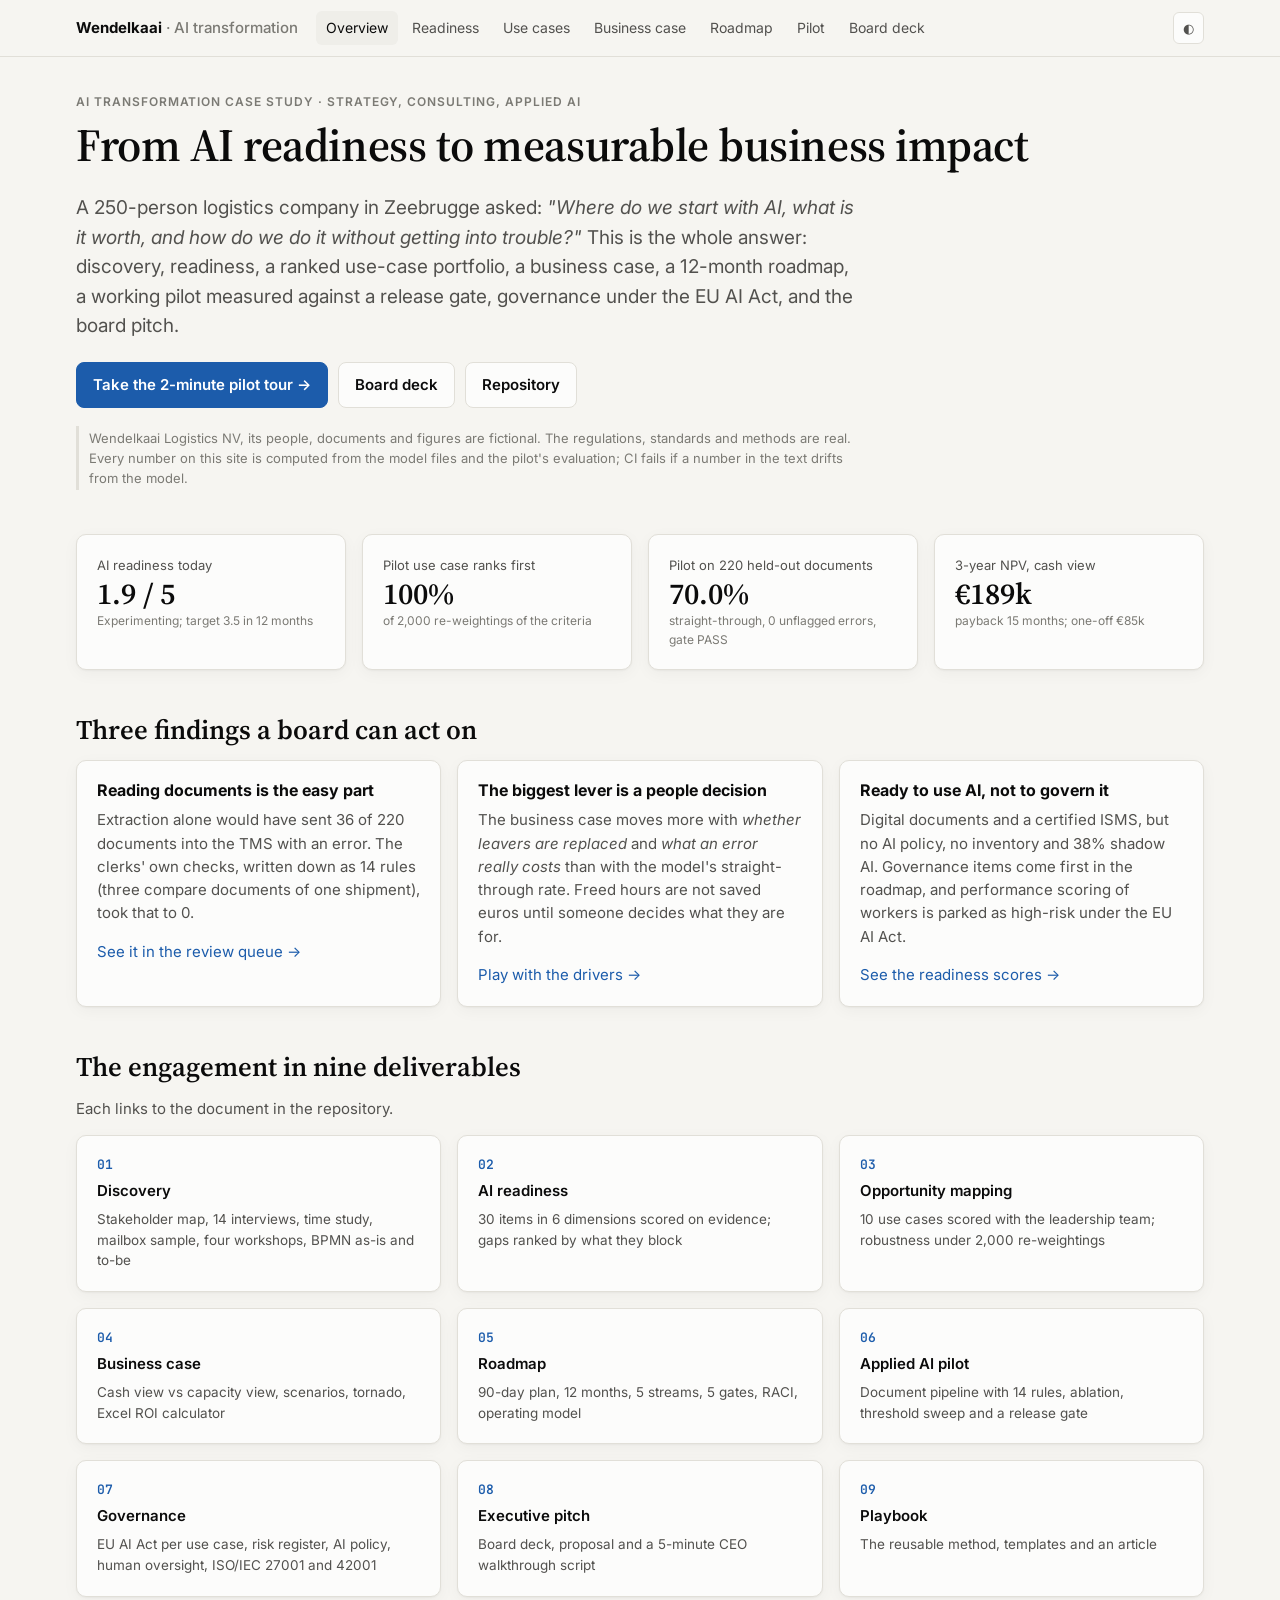
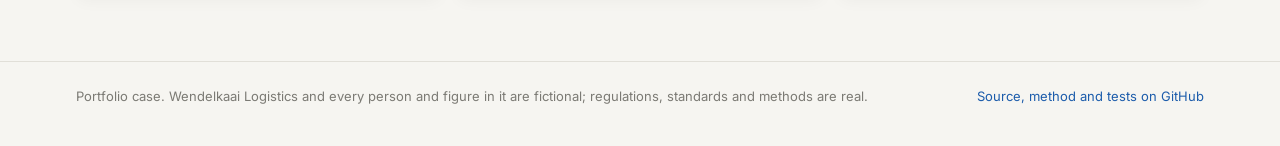
<file: site/index.html>
<!doctype html>
<html lang="en">
<head>
<meta charset="utf-8">
<meta name="viewport" content="width=device-width, initial-scale=1">
<title>Wendelkaai AI Transformation</title>
<meta name="description" content="An end-to-end AI transformation case: readiness, use-case portfolio, business case, roadmap, a working document-AI pilot with a release gate, and governance under the EU AI Act.">
<meta property="og:title" content="From AI readiness to measurable business impact">
<meta property="og:description" content="A fictional Zeebrugge logistics company taken from 'we need an AI plan' to a measured pilot and a board decision.">
<meta property="og:image" content="media/social-card.png">
<link rel="preconnect" href="https://fonts.googleapis.com">
<link rel="icon" href="./favicon.svg" type="image/svg+xml">
<link rel="stylesheet" href="https://fonts.googleapis.com/css2?family=Inter:wght@400;500;600;700&family=Source+Serif+4:opsz,wght@8..60,600&family=JetBrains+Mono:wght@500;600&display=swap">
<link rel="stylesheet" href="assets/style.css">
</head>
<body data-root="." data-page="">
<main class="wrap">
  <div class="eyebrow">AI transformation case study · strategy, consulting, applied AI</div>
  <h1>From AI readiness to measurable business impact</h1>
  <p class="lede">A 250-person logistics company in Zeebrugge asked: <em>"Where do we start with AI, what is it worth, and how do we do it without getting into trouble?"</em> This is the whole answer: discovery, readiness, a ranked use-case portfolio, a business case, a 12-month roadmap, a working pilot measured against a release gate, governance under the EU AI Act, and the board pitch.</p>
  <div class="btns">
    <a class="btn primary" href="pilot/?tour">Take the 2-minute pilot tour →</a>
    <a class="btn" href="deck/">Board deck</a>
    <a class="btn" href="https://github.com/phlppgdfry/enterprise-ai-transformation">Repository</a>
  </div>
  <p class="disclaimer">Wendelkaai Logistics NV, its people, documents and figures are fictional. The regulations, standards and methods are real. Every number on this site is computed from the model files and the pilot's evaluation; CI fails if a number in the text drifts from the model.</p>

  <section>
    <div class="grid g4">
      <div class="card stat"><span class="l">AI readiness today</span><span class="v"><!--n:rd.overall-->1.9<!--/n--> / 5</span><span class="s"><!--n:rd.level-->Experimenting<!--/n-->; target <!--n:rd.target-->3.5<!--/n--> in 12 months</span></div>
      <div class="card stat"><span class="l">Pilot use case ranks first</span><span class="v"><!--n:pf.UC-01.top1-->100%<!--/n--></span><span class="s">of 2,000 re-weightings of the criteria</span></div>
      <div class="card stat"><span class="l">Pilot on 220 held-out documents</span><span class="v"><!--n:pilot.stp-->70.0%<!--/n--></span><span class="s">straight-through, <!--n:pilot.escapes-->0<!--/n--> unflagged errors, gate <!--n:pilot.gate-->PASS<!--/n--></span></div>
      <div class="card stat"><span class="l">3-year NPV, cash view</span><span class="v"><!--n:bc.cash.npv-->€189k<!--/n--></span><span class="s">payback <!--n:bc.cash.payback-->15 months<!--/n-->; one-off <!--n:bc.one_off-->€85k<!--/n--></span></div>
    </div>
  </section>

  <section>
    <h2>Three findings a board can act on</h2>
    <div class="grid g3">
      <div class="card"><h3>Reading documents is the easy part</h3><p class="muted">Extraction alone would have sent <!--n:pilot.A.escapes-->36<!--/n--> of 220 documents into the TMS with an error. The clerks' own checks, written down as 14 rules (three compare documents of one shipment), took that to <!--n:pilot.D.escapes-->0<!--/n-->.</p><a href="pilot/">See it in the review queue →</a></div>
      <div class="card"><h3>The biggest lever is a people decision</h3><p class="muted">The business case moves more with <em>whether leavers are replaced</em> and <em>what an error really costs</em> than with the model's straight-through rate. Freed hours are not saved euros until someone decides what they are for.</p><a href="business-case/">Play with the drivers →</a></div>
      <div class="card"><h3>Ready to use AI, not to govern it</h3><p class="muted">Digital documents and a certified ISMS, but no AI policy, no inventory and 38% shadow AI. Governance items come first in the roadmap, and performance scoring of workers is parked as high-risk under the EU AI Act.</p><a href="readiness/">See the readiness scores →</a></div>
    </div>
  </section>

  <section>
    <h2>The engagement in nine deliverables</h2>
    <p class="muted">Each links to the document in the repository.</p>
    <div class="grid g3" id="phases"></div>
  </section>
</main>
<script src="assets/app.js"></script>
<script>
const GH = "https://github.com/phlppgdfry/enterprise-ai-transformation/blob/main/";
const phases = [
  ["01", "Discovery", "Stakeholder map, 14 interviews, time study, mailbox sample, four workshops, BPMN as-is and to-be", "01-discovery/interview-synthesis.md"],
  ["02", "AI readiness", "30 items in 6 dimensions scored on evidence; gaps ranked by what they block", "02-ai-readiness/maturity-assessment.md"],
  ["03", "Opportunity mapping", "10 use cases scored with the leadership team; robustness under 2,000 re-weightings", "03-opportunity-discovery/prioritization.md"],
  ["04", "Business case", "Cash view vs capacity view, scenarios, tornado, Excel ROI calculator", "04-business-case/cost-benefit-analysis.md"],
  ["05", "Roadmap", "90-day plan, 12 months, 5 streams, 5 gates, RACI, operating model", "05-transformation-roadmap/12-month-roadmap.md"],
  ["06", "Applied AI pilot", "Document pipeline with 14 rules, ablation, threshold sweep and a release gate", "06-applied-ai/pilot-results.md"],
  ["07", "Governance", "EU AI Act per use case, risk register, AI policy, human oversight, ISO/IEC 27001 and 42001", "07-governance/eu-ai-act-assessment.md"],
  ["08", "Executive pitch", "Board deck, proposal and a 5-minute CEO walkthrough script", "08-executive-presentation/proposal.md"],
  ["09", "Playbook", "The reusable method, templates and an article", "09-playbook/README.md"],
];
document.getElementById("phases").innerHTML = phases.map(([n, t, d, href]) =>
  `<a class="card phase" href="${GH}${href}"><span class="n">${n}</span><span class="t">${t}</span><span class="d">${d}</span></a>`).join("");
</script>
</body>
</html>
</file>
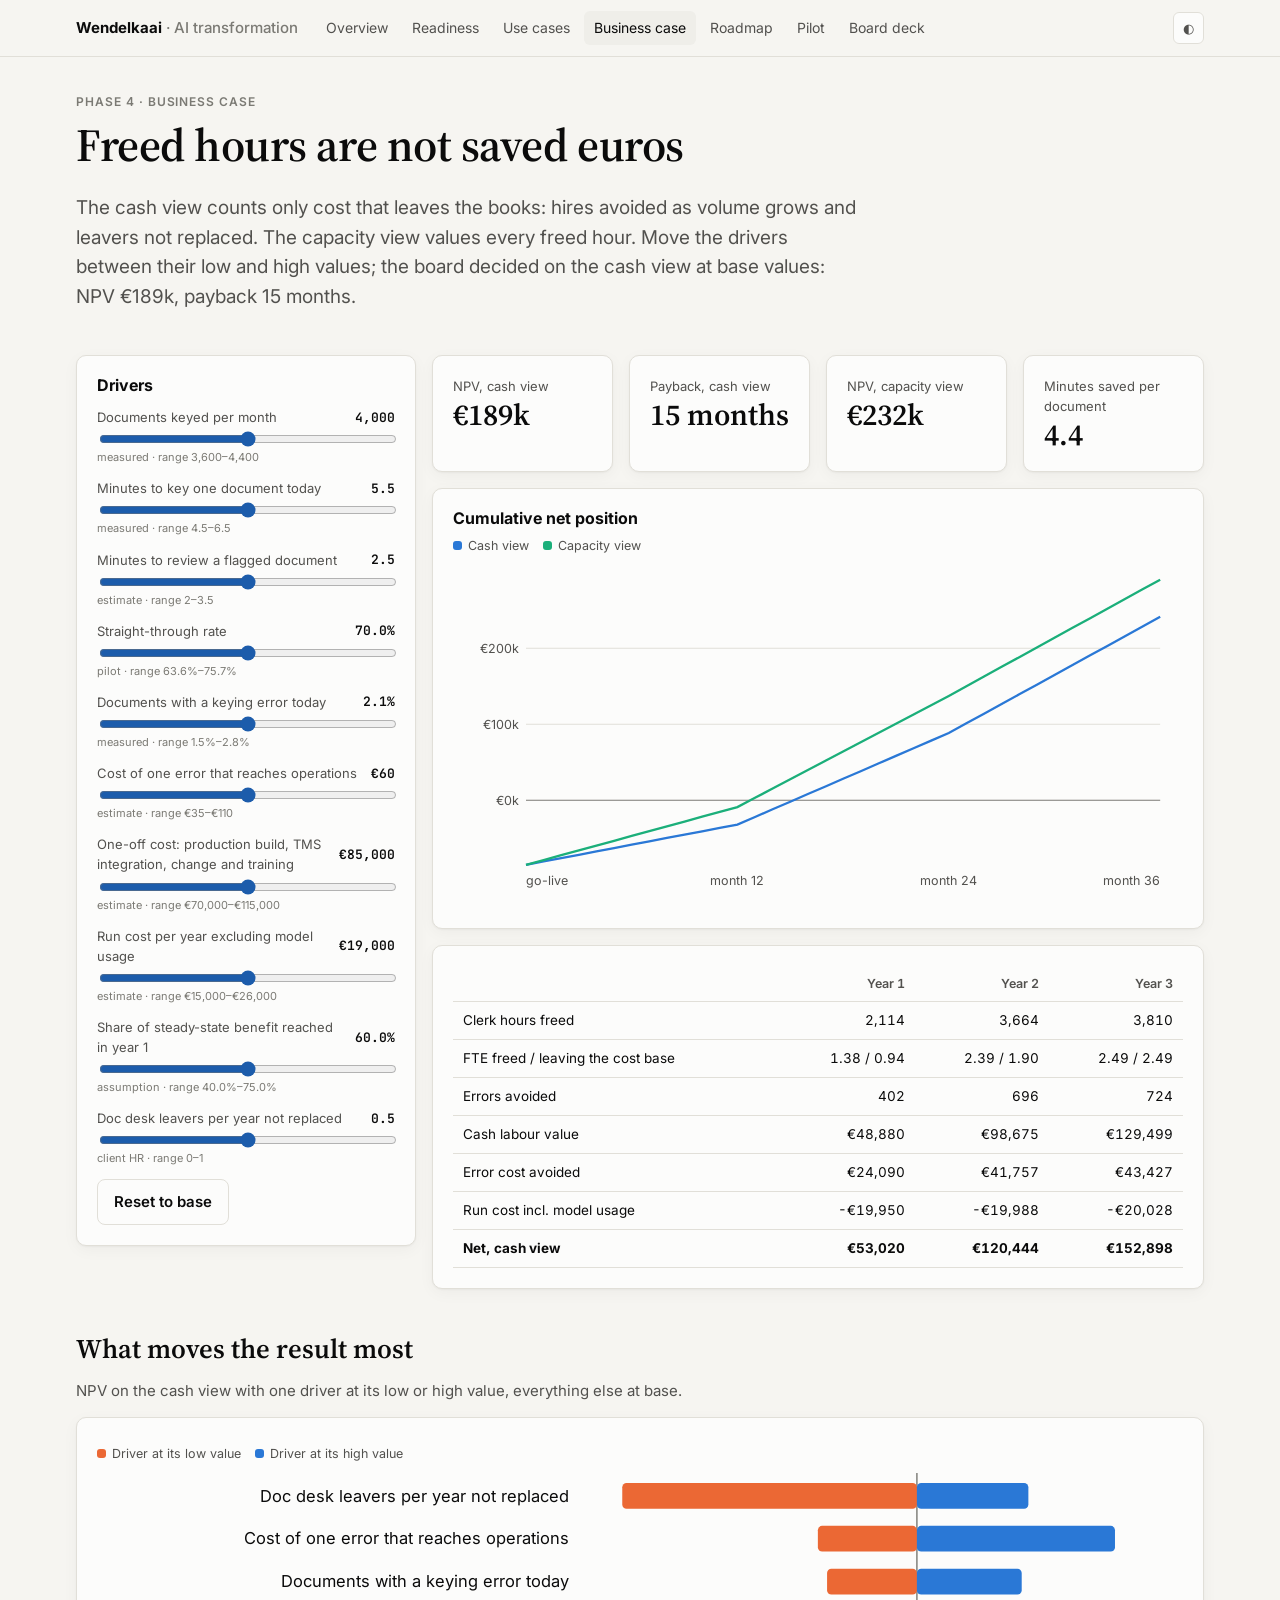
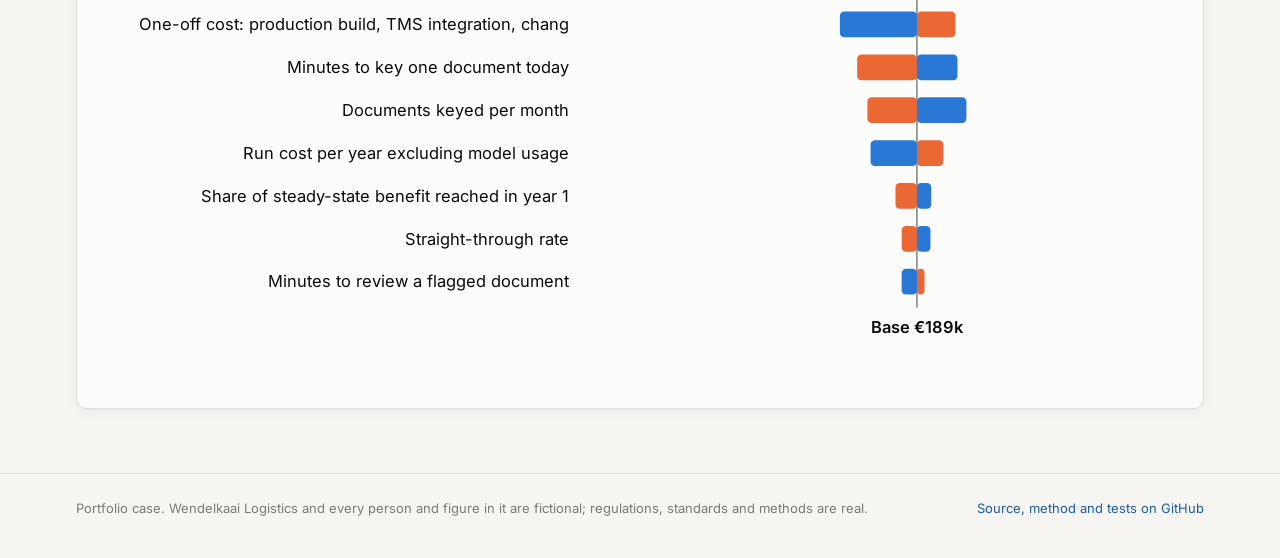
<file: site/business-case/index.html>
<!doctype html>
<html lang="en">
<head>
<meta charset="utf-8">
<meta name="viewport" content="width=device-width, initial-scale=1">
<title>Business Case Calculator</title>
<meta name="description" content="UC-01 business case: cash view versus capacity view, with every driver adjustable between its low and high value.">
<link rel="icon" href="../favicon.svg" type="image/svg+xml">
<link rel="stylesheet" href="https://fonts.googleapis.com/css2?family=Inter:wght@400;500;600;700&family=Source+Serif+4:opsz,wght@8..60,600&family=JetBrains+Mono:wght@500;600&display=swap">
<link rel="stylesheet" href="../assets/style.css">
<style>
  .layout { display: grid; grid-template-columns: 340px 1fr; gap: 16px; align-items: start; }
  @media (max-width: 900px) { .layout { grid-template-columns: 1fr; } }
  .src { font-size: 11px; color: var(--ink-3); grid-column: 1 / -1; margin-top: -2px; }
</style>
</head>
<body data-root=".." data-page="business-case/">
<main class="wrap">
  <div class="eyebrow">Phase 4 · Business case</div>
  <h1>Freed hours are not saved euros</h1>
  <p class="lede">The cash view counts only cost that leaves the books: hires avoided as volume grows and leavers not replaced. The capacity view values every freed hour. Move the drivers between their low and high values; the board decided on the cash view at base values: NPV <!--n:bc.cash.npv-->€189k<!--/n-->, payback <!--n:bc.cash.payback-->15 months<!--/n-->.</p>
  <section class="layout">
    <div class="card" id="drivers"><h3>Drivers</h3><div id="sliders"></div><button class="btn" id="reset" type="button">Reset to base</button></div>
    <div>
      <div class="grid g4" id="kpis"></div>
      <div class="card" style="margin-top:16px">
        <h3>Cumulative net position</h3>
        <div class="legend"><span><i class="dot" style="background:var(--s1)"></i>Cash view</span><span><i class="dot" style="background:var(--s3)"></i>Capacity view</span></div>
        <svg id="curve" class="chart" viewBox="0 0 640 300" role="img" aria-label="Cumulative net position over 36 months"></svg>
      </div>
      <div class="card table-wrap" style="margin-top:16px"><table id="years"></table></div>
    </div>
  </section>
  <section>
    <h2>What moves the result most</h2>
    <p class="muted">NPV on the cash view with one driver at its low or high value, everything else at base.</p>
    <div class="card"><div class="legend"><span><i class="dot" style="background:var(--s2)"></i>Driver at its low value</span><span><i class="dot" style="background:var(--s1)"></i>Driver at its high value</span></div><svg id="tornado" class="chart" viewBox="0 0 760 360" role="img" aria-label="Tornado chart"></svg></div>
  </section>
</main>
<script src="../assets/model.js"></script>
<script src="../assets/app.js"></script>
<script>
loadJSON("model").then(({ business_case: bc }) => {
  const base = Object.fromEntries(Object.entries(bc.values).map(([k, v]) => [k, v.base]));
  const meta = Object.fromEntries(bc.assumptions.map((a) => [a.key, a]));
  const editable = ["documents_per_month", "manual_minutes", "review_minutes", "stp_rate", "human_error_rate", "error_cost", "one_off_cost", "run_cost", "ramp_year1", "attrition_fte"];
  const v = { ...base };
  const show = (k, x) => meta[k].unit === "%" ? fmt.pct(x) : meta[k].unit === "EUR" ? fmt.eur(x) : (+x).toLocaleString("en-US", { maximumFractionDigits: 2 });
  document.getElementById("sliders").innerHTML = editable.map((k) => {
    const { low, high } = bc.values[k];
    return `<div class="slider"><label for="s-${k}">${esc(meta[k].name)}</label><output id="o-${k}"></output>
      <input id="s-${k}" type="range" min="0" max="100" step="1" value="50">
      <span class="src">${esc(meta[k].source)} · range ${show(k, low)}–${show(k, high)}</span></div>`;
  }).join("");

  // Slider position 0-50 runs from low to base, 50-100 from base to high, so base sits exactly in the middle.
  const valueAt = (k, pos) => { const { low, high } = bc.values[k]; const b = base[k];
    return pos <= 50 ? low + (b - low) * pos / 50 : b + (high - b) * (pos - 50) / 50; };
  function draw() {
    editable.forEach((k) => { v[k] = valueAt(k, +document.getElementById("s-" + k).value); document.getElementById("o-" + k).textContent = show(k, v[k]); });
    const r = computeCase(v, 3, bc.doc_desk_fte);
    document.getElementById("kpis").innerHTML = [
      ["NPV, cash view", fmt.keur(r.cash.npv)], ["Payback, cash view", fmt.months(r.cash.payback_months)],
      ["NPV, capacity view", fmt.keur(r.capacity.npv)], ["Minutes saved per document", r.saved_minutes_per_document.toFixed(1)],
    ].map(([l, x]) => `<div class="card stat"><span class="l">${l}</span><span class="v">${x}</span></div>`).join("");
    const el = document.getElementById("curve"); el.innerHTML = "";
    const series = ["cash", "capacity"].map((view) => {
      const pts = [[0, -r.one_off]]; let cum = -r.one_off;
      r[view].net_per_year.forEach((n, y) => { for (let m = 1; m <= 12; m++) { cum += n / 12; pts.push([y * 12 + m, cum]); } });
      return { view, pts };
    });
    const all = series.flatMap((s) => s.pts.map((p) => p[1]));
    const lo = Math.min(...all, 0), hi = Math.max(...all, 0);
    const x0 = 64, y0 = 12, pw = 556, ph = 250, px = (m) => x0 + m / 36 * pw, py = (val) => y0 + ph - (val - lo) / (hi - lo) * ph;
    const stepK = Math.max(50000, Math.ceil((hi - lo) / 5 / 50000) * 50000);
    for (let t = Math.ceil(lo / stepK) * stepK; t <= hi; t += stepK) {
      svg("line", { x1: x0, x2: x0 + pw, y1: py(t), y2: py(t), stroke: t === 0 ? "var(--ink-3)" : "var(--line)" }, el);
      svg("text", { x: x0 - 6, y: py(t) + 4, "text-anchor": "end", "font-size": 11 }, el).textContent = fmt.keur(t);
    }
    [0, 12, 24, 36].forEach((m) => { svg("text", { x: px(m), y: y0 + ph + 18, "text-anchor": m === 36 ? "end" : m === 0 ? "start" : "middle", "font-size": 11 }, el).textContent = m === 0 ? "go-live" : `month ${m}`; });
    const colors = { cash: "var(--s1)", capacity: "var(--s3)" };
    series.forEach((s) => svg("polyline", { points: s.pts.map(([m, c]) => `${px(m)},${py(c)}`).join(" "), fill: "none", stroke: colors[s.view], "stroke-width": 2 }, el));
    const hover = svg("rect", { x: x0, y: y0, width: pw, height: ph, fill: "transparent" }, el);
    const cross = svg("line", { y1: y0, y2: y0 + ph, stroke: "var(--ink-3)", "stroke-dasharray": "3 3", opacity: 0 }, el);
    hover.addEventListener("mousemove", (e) => {
      const box = el.getBoundingClientRect(); const m = Math.max(0, Math.min(36, Math.round((((e.clientX - box.left) / box.width) * 640 - x0) / pw * 36)));
      cross.setAttribute("x1", px(m)); cross.setAttribute("x2", px(m)); cross.setAttribute("opacity", 1);
      tip.show(e, `Month ${m}<br>Cash view ${fmt.keur(series[0].pts[m][1])}<br>Capacity view ${fmt.keur(series[1].pts[m][1])}`);
    });
    hover.addEventListener("mouseleave", () => { tip.hide(); cross.setAttribute("opacity", 0); });
    const y = r.years;
    const row = (label, f) => `<tr><td>${label}</td>${y.map((yy, i) => `<td class="num">${f(yy, i)}</td>`).join("")}</tr>`;
    document.getElementById("years").innerHTML = `<tr><th></th><th class="num">Year 1</th><th class="num">Year 2</th><th class="num">Year 3</th></tr>` +
      row("Clerk hours freed", (yy) => yy.hours_freed.toLocaleString("en-US")) +
      row("FTE freed / leaving the cost base", (yy) => `${yy.fte_freed.toFixed(2)} / ${yy.cash_fte.toFixed(2)}`) +
      row("Errors avoided", (yy) => yy.errors_avoided.toLocaleString("en-US")) +
      row("Cash labour value", (yy) => fmt.eur(yy.cash_labour_value)) +
      row("Error cost avoided", (yy) => fmt.eur(yy.error_value)) +
      row("Run cost incl. model usage", (yy) => fmt.eur(-yy.run_cost)) +
      row("<b>Net, cash view</b>", (yy, i) => `<b>${fmt.eur(r.cash.net_per_year[i])}</b>`);
  }
  document.querySelectorAll("#sliders input").forEach((i) => i.addEventListener("input", draw));
  document.getElementById("reset").addEventListener("click", () => { editable.forEach((k) => (document.getElementById("s-" + k).value = 50)); draw(); });
  draw();

  const t = bc.tornado, el = document.getElementById("tornado");
  const vals = t.rows.flatMap((r) => [r.low, r.high]).concat(t.base);
  const pad = (Math.max(...vals) - Math.min(...vals)) * 0.08, lo = Math.min(...vals) - pad, hi = Math.max(...vals) + pad;
  const x0 = 340, pw = 400, px = (val) => x0 + (val - lo) / (hi - lo) * pw;
  svg("line", { x1: px(t.base), x2: px(t.base), y1: 0, y2: 30 * t.rows.length + 4, stroke: "var(--ink-3)" }, el);
  t.rows.forEach((r, i) => {
    const yy = i * 30 + 4;
    svg("text", { x: x0 - 10, y: yy + 16, "text-anchor": "end", "font-size": 11.5, class: "ink" }, el).textContent = bc.labels[r.key].slice(0, 54);
    [[r.low, "var(--s2)", "low"], [r.high, "var(--s1)", "high"]].forEach(([val, c, side]) => {
      const a = Math.min(px(t.base), px(val)), b = Math.max(px(t.base), px(val));
      if (b - a < 1) return;
      const rect = svg("rect", { x: a, y: yy + 3, width: b - a, height: 18, rx: 3, fill: c }, el);
      rect.addEventListener("mousemove", (e) => tip.show(e, `${esc(bc.labels[r.key])} at its ${side} value (${show(r.key, bc.values[r.key][side])})<br>NPV ${fmt.keur(val)}`));
      rect.addEventListener("mouseleave", tip.hide);
    });
  });
  svg("text", { x: px(t.base), y: 30 * t.rows.length + 22, "text-anchor": "middle", "font-size": 11.5, "font-weight": 600, class: "ink" }, el).textContent = `Base ${fmt.keur(t.base)}`;
});
</script>
</body>
</html>
</file>
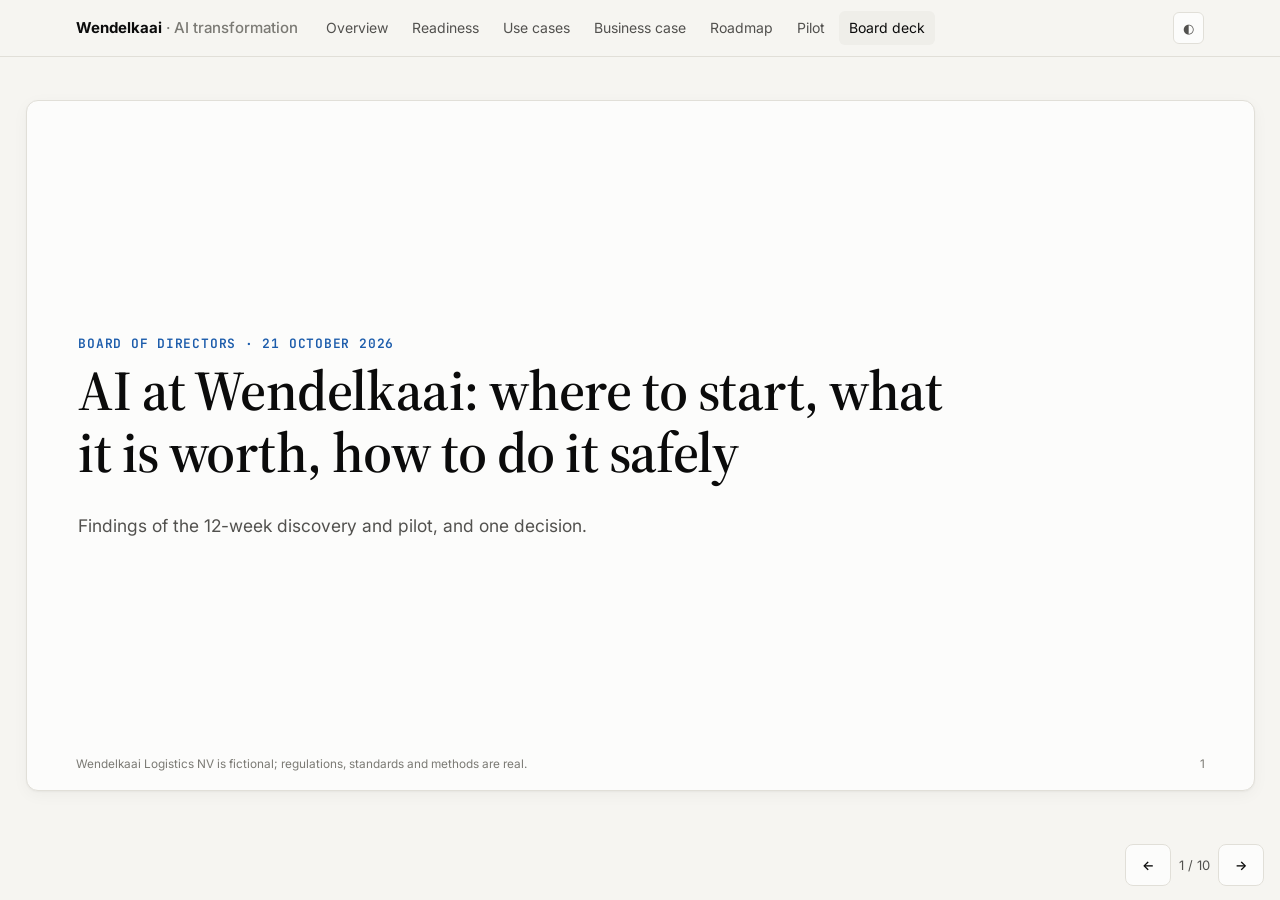
<file: site/deck/index.html>
<!doctype html>
<html lang="en">
<head>
<meta charset="utf-8">
<meta name="viewport" content="width=device-width, initial-scale=1">
<title>Board Presentation</title>
<meta name="description" content="Ten-slide board presentation: AI at Wendelkaai, where to start, what it is worth and how to do it safely.">
<link rel="icon" href="../favicon.svg" type="image/svg+xml">
<link rel="stylesheet" href="https://fonts.googleapis.com/css2?family=Inter:wght@400;500;600;700&family=Source+Serif+4:opsz,wght@8..60,600&family=JetBrains+Mono:wght@500;600&display=swap">
<link rel="stylesheet" href="../assets/style.css">
<style>
  body.deck { overflow: hidden; }
  .stage { position: fixed; inset: 56px 0 64px 0; display: grid; place-items: center; background: var(--bg); }
  .slide { margin: 0; display: none; width: min(96vw, calc((100vh - 150px) * 16 / 9)); aspect-ratio: 16 / 9; background: var(--surface); border: 1px solid var(--line);
    border-radius: 12px; box-shadow: var(--shadow); padding: 3.2% 4%; position: relative; overflow: hidden; container-type: inline-size; }
  .slide.on { display: flex; flex-direction: column; }
  .slide h2 { font-size: 3.4cqw; margin-bottom: 1.2cqw; }
  .slide .kick { font: 600 1.15cqw var(--mono); color: var(--accent); letter-spacing: .06em; text-transform: uppercase; margin-bottom: .8cqw; }
  .slide p, .slide li, .slide td, .slide th { font-size: 1.55cqw; }
  .slide .big { font: 600 5.6cqw/1 var(--serif); }
  .slide .cols { display: grid; grid-template-columns: 1fr 1fr; gap: 3cqw; flex: 1; min-height: 0; }
  .slide .cols3 { display: grid; grid-template-columns: repeat(3, 1fr); gap: 2cqw; }
  .slide img { max-width: 100%; max-height: 100%; object-fit: contain; display: block; margin: 0 auto; }
  .slide .fig { flex: 1; min-height: 0; display: flex; align-items: center; justify-content: center; }
  .slide .tile { background: var(--surface-2); border-radius: 10px; padding: 1.6cqw; }
  .slide .tile .v { font: 600 3.6cqw/1.05 var(--serif); }
  .slide .tile .l { font-size: 1.3cqw; color: var(--ink-2); }
  .slide .foot { position: absolute; left: 4%; right: 4%; bottom: 2.4%; display: flex; justify-content: space-between; font-size: 1.05cqw; color: var(--ink-3); }
  .slide ul { margin: 0; padding-left: 1.4em; } .slide li { margin: .5cqw 0; }
  .slide table td, .slide table th { padding: .6cqw .8cqw; }
  .slide .cols > table { align-self: start; height: auto; }
  .title-slide { justify-content: center; }
  .title-slide h1 { font-size: 5cqw; max-width: 80%; }
  .nav { position: fixed; bottom: 14px; right: 16px; display: flex; gap: 8px; align-items: center; z-index: 5; font-size: 13px; color: var(--ink-2); }
  @media print {
    @page { size: 1280px 720px; margin: 0; }
    header.top, footer, .nav, .tip { display: none !important; }
    body.deck { overflow: visible; background: #fff; }
    .stage { position: static; display: block; }
    .slide { display: flex !important; flex-direction: column; width: 1280px; height: 720px; aspect-ratio: auto; border: 0; border-radius: 0; box-shadow: none; page-break-after: always; break-after: page; }
  }
</style>
</head>
<body data-root=".." data-page="deck/" class="deck">
<div class="stage" id="stage">

<section class="slide title-slide">
  <div class="kick">Board of directors · 21 October 2026</div>
  <h1>AI at Wendelkaai: where to start, what it is worth, how to do it safely</h1>
  <p class="muted">Findings of the 12-week discovery and pilot, and one decision.</p>
  <div class="foot"><span>Wendelkaai Logistics NV is fictional; regulations, standards and methods are real.</span><span>1</span></div>
</section>

<section class="slide">
  <div class="kick">The problem, measured</div>
  <h2>Skilled people retype documents, and 2 in 100 go wrong</h2>
  <div class="cols3" style="margin-top:1cqw">
    <div class="tile"><div class="v">4,000</div><div class="l">freight documents keyed by hand every month, by 11 clerks</div></div>
    <div class="tile"><div class="v">5.5 min</div><div class="l">per document (time study, 60 documents)</div></div>
    <div class="tile"><div class="v"><!--n:pilot.human_error-->2.1%<!--/n--></div><div class="l">of documents carry a keying error that costs money later (480 double-checked)</div></div>
    <div class="tile"><div class="v">8 months</div><div class="l">that two doc desk vacancies have been open, while volume grows 4% a year</div></div>
    <div class="tile"><div class="v">38%</div><div class="l">of staff use public chatbots for work; some paste customer data</div></div>
    <div class="tile"><div class="v">2</div><div class="l">pharma customers asked how we govern AI in their 2026 audits</div></div>
  </div>
  <div class="foot"><span>Source: discovery weeks 1-2 (interviews, time study, mailbox sample, staff survey)</span><span>2</span></div>
</section>

<section class="slide">
  <div class="kick">Readiness</div>
  <h2>Ready to use AI, not yet to govern it: <!--n:rd.overall-->1.9<!--/n--> of 5</h2>
  <div class="cols">
    <div class="fig"><img src="../media/readiness-radar.svg" alt="Readiness radar"></div>
    <div><ul>
      <li><b>Strong enough:</b> documents are digital, Microsoft 365 and Entra ID in place, ISO/IEC 27001 certified.</li>
      <li><b>Missing:</b> AI policy, AI inventory, an owner for AI, a platform to run it on, labelled data to test it.</li>
      <li><b>Lowest:</b> <!--n:rd.lowest-->People & skills (1.6)<!--/n-->. 61% of staff expect AI to take jobs at the desk.</li>
      <li><b>Target in 12 months:</b> <!--n:rd.target-->3.5<!--/n-->, paid for by roadmap items, not wishes.</li>
    </ul></div>
  </div>
  <div class="foot"><span>30 items scored on evidence by the consultant and the COO</span><span>3</span></div>
</section>

<section class="slide">
  <div class="kick">Where to start</div>
  <h2>Ten use cases scored; documents come first under every weighting</h2>
  <div class="cols">
    <div class="fig"><img src="../media/impact-feasibility-matrix.svg" alt="Impact-feasibility matrix"></div>
    <div><ul>
      <li><b>UC-01 Freight document intelligence</b> ranks first in <!--n:pf.UC-01.top1-->100%<!--/n--> of 2,000 re-weightings of the criteria.</li>
      <li><b>Next:</b> carrier invoice audit and customer e-mail triage reuse what UC-01 builds.</li>
      <li><b>Not generative AI:</b> route optimisation is a solver, and a buy decision.</li>
      <li><b>Parked:</b> performance scoring of drivers and pickers: high-risk under the EU AI Act, no owner.</li>
    </ul></div>
  </div>
  <div class="foot"><span>Criteria and weights agreed with the leadership team (45 / 35 / 20)</span><span>4</span></div>
</section>

<section class="slide">
  <div class="kick">The pilot</div>
  <h2>Reading documents is easy; the clerks' checks make it safe</h2>
  <div class="cols">
    <div class="fig"><img src="../media/ablation.svg" alt="Errors per safety layer"></div>
    <div><ul>
      <li>Extraction alone: <!--n:pilot.A.escapes-->36<!--/n--> of 220 documents into the TMS with an error.</li>
      <li>The clerks' own checks, written as 14 rules, take that to <!--n:pilot.D.escapes-->0<!--/n-->.</li>
      <li>Three rules compare documents of one shipment (weights, package counts, containers). They catch what a confident model gets wrong.</li>
      <li>The first version failed its gate; the evaluation found the gap in the linking logic.</li>
    </ul></div>
  </div>
  <div class="foot"><span>Held-out test set, 220 synthetic documents built from the mailbox sample</span><span>5</span></div>
</section>

<section class="slide">
  <div class="kick">Result against the criteria set before the build</div>
  <h2>Gate passed on the test set: <!--n:pilot.stp-->70.0%<!--/n--> straight-through, no unflagged errors</h2>
  <div class="cols">
    <table>
      <tr><th>Criterion (workshop 3)</th><th>Target</th><th>Result</th></tr>
      <tr><td>Errors reaching the TMS unseen</td><td>≤ 1%</td><td><b><!--n:pilot.escape_rate-->0.0%<!--/n--></b></td></tr>
      <tr><td>Below today's human error rate</td><td>&lt; 2.1%</td><td><b>yes</b></td></tr>
      <tr><td>Straight-through</td><td>≥ 50%</td><td><b><!--n:pilot.stp-->70.0%<!--/n--></b></td></tr>
      <tr><td>Genuine problems sent to a person</td><td>≥ 95%</td><td><b><!--n:pilot.exceptions_caught-->100%<!--/n--></b></td></tr>
      <tr><td>No silent guessing</td><td>always</td><td><b>threshold <!--n:pilot.threshold-->0.75<!--/n--></b></td></tr>
    </table>
    <div><ul>
      <li><b>Residual risk:</b> on the tuning set <!--n:pilot.dev_escapes-->2<!--/n--> truck documents with a misread digit slipped through. The production build compares them with the booking.</li>
      <li><b>Honest limit:</b> synthetic documents and an offline stand-in for the model. Go-live depends on the same gate on real documents in shadow mode.</li>
    </ul></div>
  </div>
  <div class="foot"><span>Release gate runs in CI before any change to model, prompt, rule or threshold</span><span>6</span></div>
</section>

<section class="slide">
  <div class="kick">What it is worth</div>
  <h2><!--n:bc.cash.npv-->€189k<!--/n--> over three years on the cash view; payback <!--n:bc.cash.payback-->15 months<!--/n--></h2>
  <div class="cols">
    <div class="fig"><img src="../media/tornado.svg" alt="Tornado chart"></div>
    <div><ul>
      <li><b>One-off <!--n:bc.one_off-->€85k<!--/n-->, about <!--n:bc.run_cost_y1-->€20k<!--/n--> a year.</b> Model usage is about <!--n:bc.model_cost_doc-->€0.020<!--/n--> per document.</li>
      <li><b>Cash view:</b> only hires avoided and leavers not replaced count. Capacity view: <!--n:bc.capacity.npv-->€232k<!--/n-->.</li>
      <li><b>Biggest lever:</b> whether leavers are replaced, then what an error really costs. Not the model.</li>
      <li><b>All leavers replaced?</b> Still pays back in <!--n:bc.noattr_payback-->22 months<!--/n-->.</li>
      <li><b>Everything wrong at once:</b> NPV <!--n:bc.pessimistic.cash.npv-->-€142k<!--/n-->. The gates watch those drivers.</li>
    </ul></div>
  </div>
  <div class="foot"><span>8% discount rate; pilot cost (€38k) excluded as sunk</span><span>7</span></div>
</section>

<section class="slide">
  <div class="kick">How we get there</div>
  <h2>Twelve months, five gates; only the first is asked today</h2>
  <div class="fig"><img src="../media/roadmap.svg" alt="Roadmap"></div>
  <div class="foot"><span>G2 week 13: ≥ 60% straight-through and ≤ 1% escapes on real documents, or we stop</span><span>8</span></div>
</section>

<section class="slide">
  <div class="kick">People and governance</div>
  <h2>Nobody surprised, nothing high-risk, governance before go-live</h2>
  <div class="cols">
    <div><h3 style="font-size:1.8cqw">Commitments to staff</h3><ul>
      <li>No redundancies because of AI in this roadmap</li>
      <li>Freed time goes to customs files and exceptions</li>
      <li>Every second leaver not replaced while it scales</li>
      <li>The review queue never evaluates individuals</li>
      <li>Works council informed in week 1, consulted at weeks 14 and 30</li>
    </ul></div>
    <div><h3 style="font-size:1.8cqw">Governance in the first 90 days</h3><ul>
      <li>One-page AI policy and one sanctioned assistant</li>
      <li>AI inventory, every system classified under the EU AI Act</li>
      <li>AI vendors assessed inside the ISO/IEC 27001 ISMS</li>
      <li>AI literacy for all staff (AI Act Art. 4)</li>
      <li>Human oversight designed in: a person sees every doubt</li>
    </ul></div>
  </div>
  <div class="foot"><span>UC-08 (worker performance scoring) parked: Annex III 4(b) high-risk</span><span>9</span></div>
</section>

<section class="slide">
  <div class="kick">The decision</div>
  <h2>We ask the board for three things</h2>
  <ol style="font-size:2cqw;line-height:1.5;margin-top:1cqw">
    <li>Approve UC-01 production and the year-1 foundations: <b><!--n:bc.one_off-->€85k<!--/n--></b> one-off, about <b><!--n:bc.run_cost_y1-->€20k<!--/n--></b> a year, released at gate G2.</li>
    <li>Endorse the people commitments.</li>
    <li>Mandate the AI steering group (CEO, CFO, COO, IT manager) to take gates G1-G3 within this envelope.</li>
  </ol>
  <p class="muted" style="margin-top:auto">Wave 2 (carrier invoice audit, customer e-mail triage) comes back in week 26 with its own business case.</p>
  <div class="foot"><span>Proposal, business case, roadmap and AI Act assessment in the repository</span><span>10</span></div>
</section>

</div>
<div class="nav"><button class="btn" id="prev" type="button">←</button><span id="pos"></span><button class="btn" id="next" type="button">→</button></div>
<script src="../assets/app.js"></script>
<script>
const slides = [...document.querySelectorAll(".slide")];
let i = Math.max(0, Math.min(slides.length - 1, (parseInt(location.hash.slice(1), 10) || 1) - 1));
function go(n) {
  i = Math.max(0, Math.min(slides.length - 1, n));
  slides.forEach((s, k) => s.classList.toggle("on", k === i));
  document.getElementById("pos").textContent = `${i + 1} / ${slides.length}`;
  history.replaceState(null, "", "#" + (i + 1));
}
document.getElementById("prev").onclick = () => go(i - 1);
document.getElementById("next").onclick = () => go(i + 1);
addEventListener("keydown", (e) => {
  if (["ArrowRight", "PageDown", " "].includes(e.key)) { e.preventDefault(); go(i + 1); }
  if (["ArrowLeft", "PageUp"].includes(e.key)) { e.preventDefault(); go(i - 1); }
});
let x0 = null;
document.getElementById("stage").addEventListener("touchstart", (e) => (x0 = e.touches[0].clientX));
document.getElementById("stage").addEventListener("touchend", (e) => { if (x0 == null) return; const dx = e.changedTouches[0].clientX - x0; if (Math.abs(dx) > 40) go(i + (dx < 0 ? 1 : -1)); x0 = null; });
go(i);
</script>
</body>
</html>
</file>
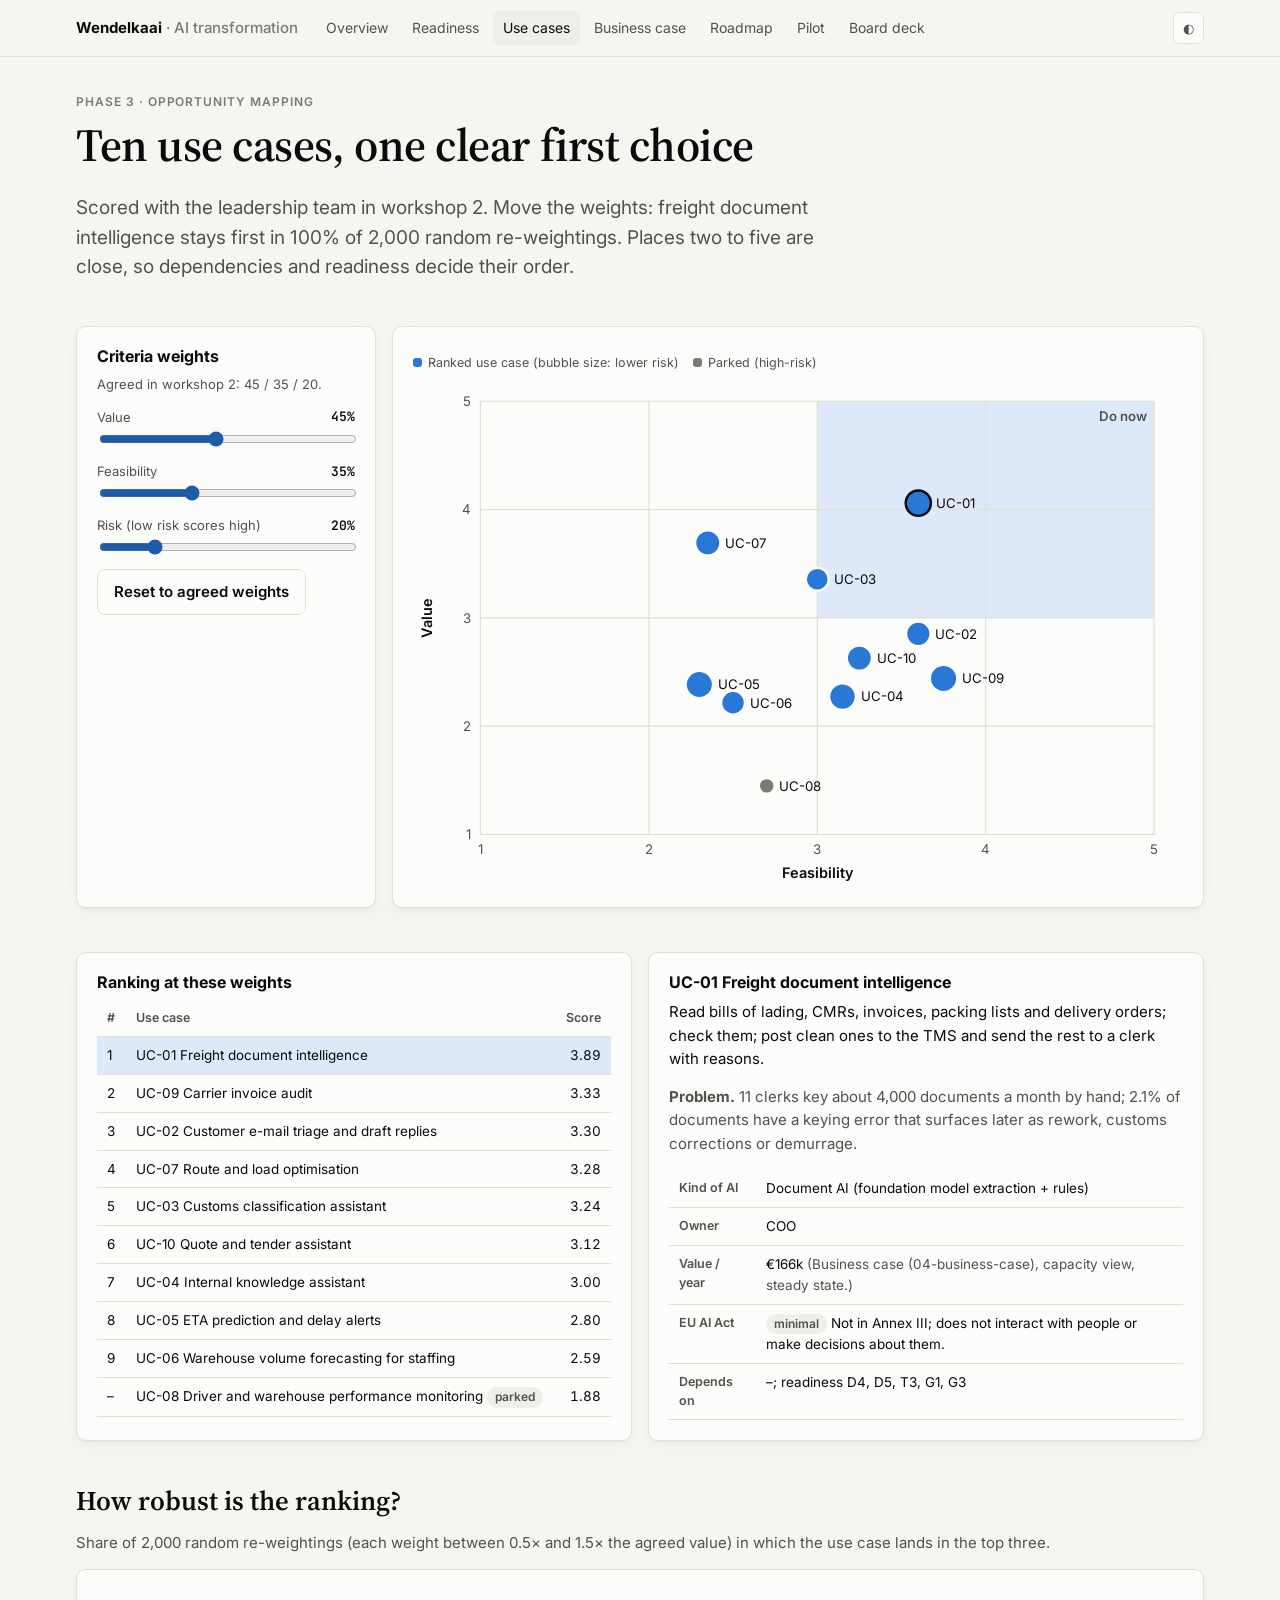
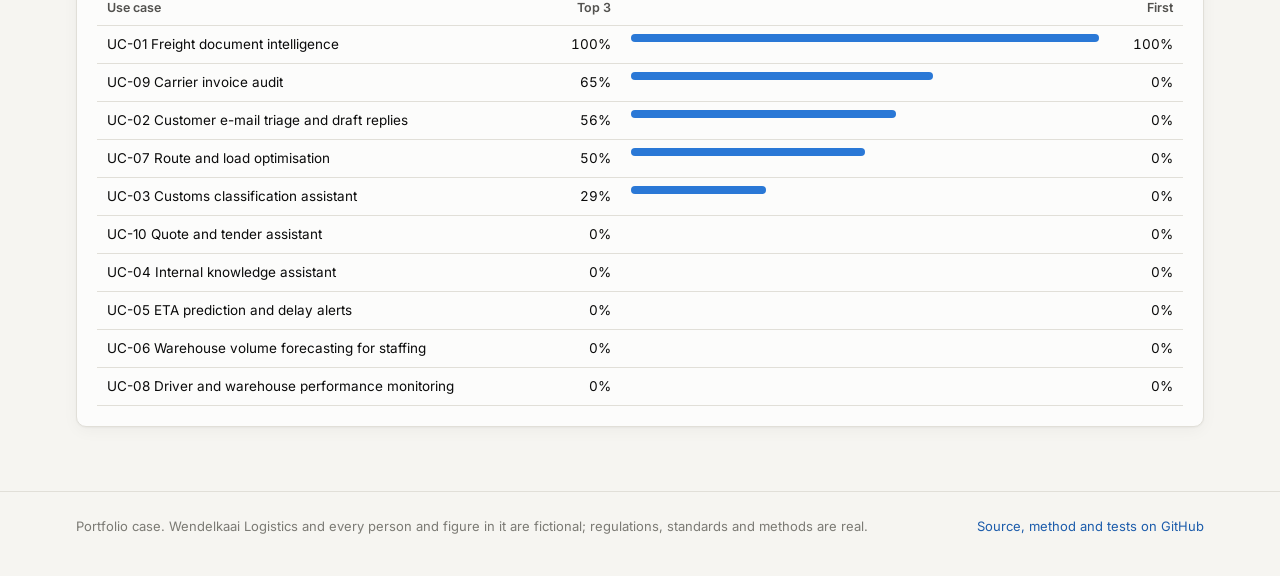
<file: site/opportunities/index.html>
<!doctype html>
<html lang="en">
<head>
<meta charset="utf-8">
<meta name="viewport" content="width=device-width, initial-scale=1">
<title>AI Use-Case Portfolio</title>
<meta name="description" content="Ten AI use cases scored on value, feasibility and risk. Change the weights and see whether the ranking holds.">
<link rel="icon" href="../favicon.svg" type="image/svg+xml">
<link rel="stylesheet" href="https://fonts.googleapis.com/css2?family=Inter:wght@400;500;600;700&family=Source+Serif+4:opsz,wght@8..60,600&family=JetBrains+Mono:wght@500;600&display=swap">
<link rel="stylesheet" href="../assets/style.css">
<style>
  .layout { display: grid; grid-template-columns: 300px 1fr; gap: 16px; }
  @media (max-width: 860px) { .layout { grid-template-columns: 1fr; } }
  tr.sel td { background: var(--accent-soft); }
  tbody tr { cursor: pointer; }
  .rb { height: 8px; border-radius: 4px; background: var(--s1); }
  #detail h3 { margin-top: 0; }
</style>
</head>
<body data-root=".." data-page="opportunities/">
<main class="wrap">
  <div class="eyebrow">Phase 3 · Opportunity mapping</div>
  <h1>Ten use cases, one clear first choice</h1>
  <p class="lede">Scored with the leadership team in workshop 2. Move the weights: freight document intelligence stays first in <!--n:pf.UC-01.top1-->100%<!--/n--> of 2,000 random re-weightings. Places two to five are close, so dependencies and readiness decide their order.</p>
  <section class="layout">
    <div class="card" id="weights">
      <h3>Criteria weights</h3>
      <p class="muted" style="font-size:13px">Agreed in workshop 2: 45 / 35 / 20.</p>
      <div class="slider"><label for="w-value">Value</label><output id="o-value"></output><input id="w-value" type="range" min="0" max="100" value="45"></div>
      <div class="slider"><label for="w-feasibility">Feasibility</label><output id="o-feasibility"></output><input id="w-feasibility" type="range" min="0" max="100" value="35"></div>
      <div class="slider"><label for="w-risk">Risk (low risk scores high)</label><output id="o-risk"></output><input id="w-risk" type="range" min="0" max="100" value="20"></div>
      <button class="btn" id="reset" type="button">Reset to agreed weights</button>
    </div>
    <div class="card">
      <div class="legend"><span><i class="dot" style="background:var(--s1)"></i>Ranked use case (bubble size: lower risk)</span><span><i class="dot" style="background:var(--ink-3)"></i>Parked (high-risk)</span></div>
      <svg id="matrix" class="chart" viewBox="0 0 640 420" role="img" aria-label="Impact-feasibility matrix"></svg>
    </div>
  </section>
  <section class="grid g2">
    <div class="card table-wrap"><h3>Ranking at these weights</h3><table id="rank"></table></div>
    <div class="card" id="detail"><p class="muted">Click a use case for the detail.</p></div>
  </section>
  <section>
    <h2>How robust is the ranking?</h2>
    <p class="muted">Share of 2,000 random re-weightings (each weight between 0.5× and 1.5× the agreed value) in which the use case lands in the top three.</p>
    <div class="card table-wrap"><table id="robust"></table></div>
  </section>
</main>
<script src="../assets/model.js"></script>
<script src="../assets/app.js"></script>
<script>
loadJSON("model").then(({ portfolio }) => {
  const byId = Object.fromEntries(portfolio.use_cases.map((u) => [u.id, u]));
  const robust = Object.fromEntries(portfolio.ranking.map((r) => [r.id, r]));
  let selected = "UC-01";
  const keys = ["value", "feasibility", "risk"];
  const weights = () => Object.fromEntries(keys.map((k) => [k, +document.getElementById("w-" + k).value || 0.0001]));

  function draw() {
    const w = weights(), sum = keys.reduce((a, k) => a + w[k], 0);
    keys.forEach((k) => (document.getElementById("o-" + k).textContent = Math.round(100 * w[k] / sum) + "%"));
    const rows = rankPortfolio(portfolio, w);
    const el = document.getElementById("matrix");
    el.innerHTML = "";
    const x0 = 56, y0 = 16, pw = 560, ph = 360, px = (v) => x0 + (v - 1) / 4 * pw, py = (v) => y0 + ph - (v - 1) / 4 * ph;
    svg("rect", { x: px(3), y: y0, width: px(5) - px(3), height: py(3) - y0, fill: "var(--accent-soft)" }, el);
    for (let v = 1; v <= 5; v++) {
      svg("line", { x1: px(v), x2: px(v), y1: y0, y2: y0 + ph, stroke: "var(--line)" }, el);
      svg("line", { x1: x0, x2: x0 + pw, y1: py(v), y2: py(v), stroke: "var(--line)" }, el);
      svg("text", { x: px(v), y: y0 + ph + 16, "text-anchor": "middle", "font-size": 11 }, el).textContent = v;
      svg("text", { x: x0 - 8, y: py(v) + 4, "text-anchor": "end", "font-size": 11 }, el).textContent = v;
    }
    svg("text", { x: x0 + pw / 2, y: y0 + ph + 36, "text-anchor": "middle", "font-size": 12, "font-weight": 600, class: "ink" }, el).textContent = "Feasibility";
    const yl = svg("text", { x: 16, y: y0 + ph / 2, "text-anchor": "middle", "font-size": 12, "font-weight": 600, class: "ink", transform: `rotate(-90 16 ${y0 + ph / 2})` }, el);
    yl.textContent = "Value";
    svg("text", { x: px(5) - 6, y: y0 + 16, "text-anchor": "end", "font-size": 11, "font-weight": 600 }, el).textContent = "Do now";
    for (const r of rows) {
      const g = svg("g", { style: "cursor:pointer" }, el);
      const rad = 6 + 6 * (r.risk - 1) / 4;
      svg("circle", { cx: px(r.feasibility), cy: py(r.value), r: rad + 6, fill: "transparent" }, g);
      svg("circle", { cx: px(r.feasibility), cy: py(r.value), r: rad, fill: r.parked ? "var(--ink-3)" : "var(--s1)", stroke: r.id === selected ? "var(--ink)" : "var(--surface)", "stroke-width": 2 }, g);
      svg("text", { x: px(r.feasibility) + rad + 4, y: py(r.value) + 4, "font-size": 11, class: "ink" }, g).textContent = r.id;
      g.addEventListener("mousemove", (e) => tip.show(e, `<b>${esc(r.id)} ${esc(r.name)}</b><br>Value ${r.value.toFixed(2)} · feasibility ${r.feasibility.toFixed(2)} · risk ${r.risk.toFixed(2)}<br>${r.parked ? "Parked" : "Rank " + r.rank + ", score " + r.score.toFixed(2)}`));
      g.addEventListener("mouseleave", tip.hide);
      g.addEventListener("click", () => { selected = r.id; draw(); });
    }
    document.getElementById("rank").innerHTML = `<thead><tr><th>#</th><th>Use case</th><th class="num">Score</th></tr></thead><tbody>` +
      rows.map((r) => `<tr data-id="${r.id}" class="${r.id === selected ? "sel" : ""}"><td>${r.rank ?? "–"}</td><td>${esc(r.id)} ${esc(r.name)}${r.parked ? ' <span class="pill">parked</span>' : ""}</td><td class="num">${r.score.toFixed(2)}</td></tr>`).join("") + "</tbody>";
    document.querySelectorAll("#rank tbody tr").forEach((tr) => tr.addEventListener("click", () => { selected = tr.dataset.id; draw(); }));
    const u = byId[selected];
    document.getElementById("detail").innerHTML = `<h3>${esc(u.id)} ${esc(u.name)}</h3><p>${esc(u.summary)}</p>
      <p class="muted"><b>Problem.</b> ${esc(u.problem)}</p>
      <table><tr><th>Kind of AI</th><td>${esc(u.ai_type)}</td></tr><tr><th>Owner</th><td>${esc(u.owner)}</td></tr>
      <tr><th>Value / year</th><td>${fmt.keur(u.annual_value_eur)} <span class="muted">(${esc(u.value_basis)})</span></td></tr>
      <tr><th>EU AI Act</th><td><span class="pill">${esc(u.ai_act.tier)}</span> ${esc(u.ai_act.basis)}</td></tr>
      <tr><th>Depends on</th><td>${u.depends_on.join(", ") || "–"}; readiness ${u.readiness_dependencies.join(", ")}</td></tr></table>`;
  }
  keys.forEach((k) => document.getElementById("w-" + k).addEventListener("input", draw));
  document.getElementById("reset").addEventListener("click", () => {
    Object.entries({ value: 45, feasibility: 35, risk: 20 }).forEach(([k, v]) => (document.getElementById("w-" + k).value = v));
    draw();
  });
  draw();
  document.getElementById("robust").innerHTML = `<tr><th>Use case</th><th class="num">Top 3</th><th style="width:45%"></th><th class="num">First</th></tr>` +
    portfolio.ranking.map((r) => `<tr><td>${esc(r.id)} ${esc(r.name)}</td><td class="num">${fmt.pct(r.top3, 0)}</td><td><div class="rb" style="width:${r.top3 * 100}%"></div></td><td class="num">${fmt.pct(r.top1, 0)}</td></tr>`).join("");
});
</script>
</body>
</html>
</file>
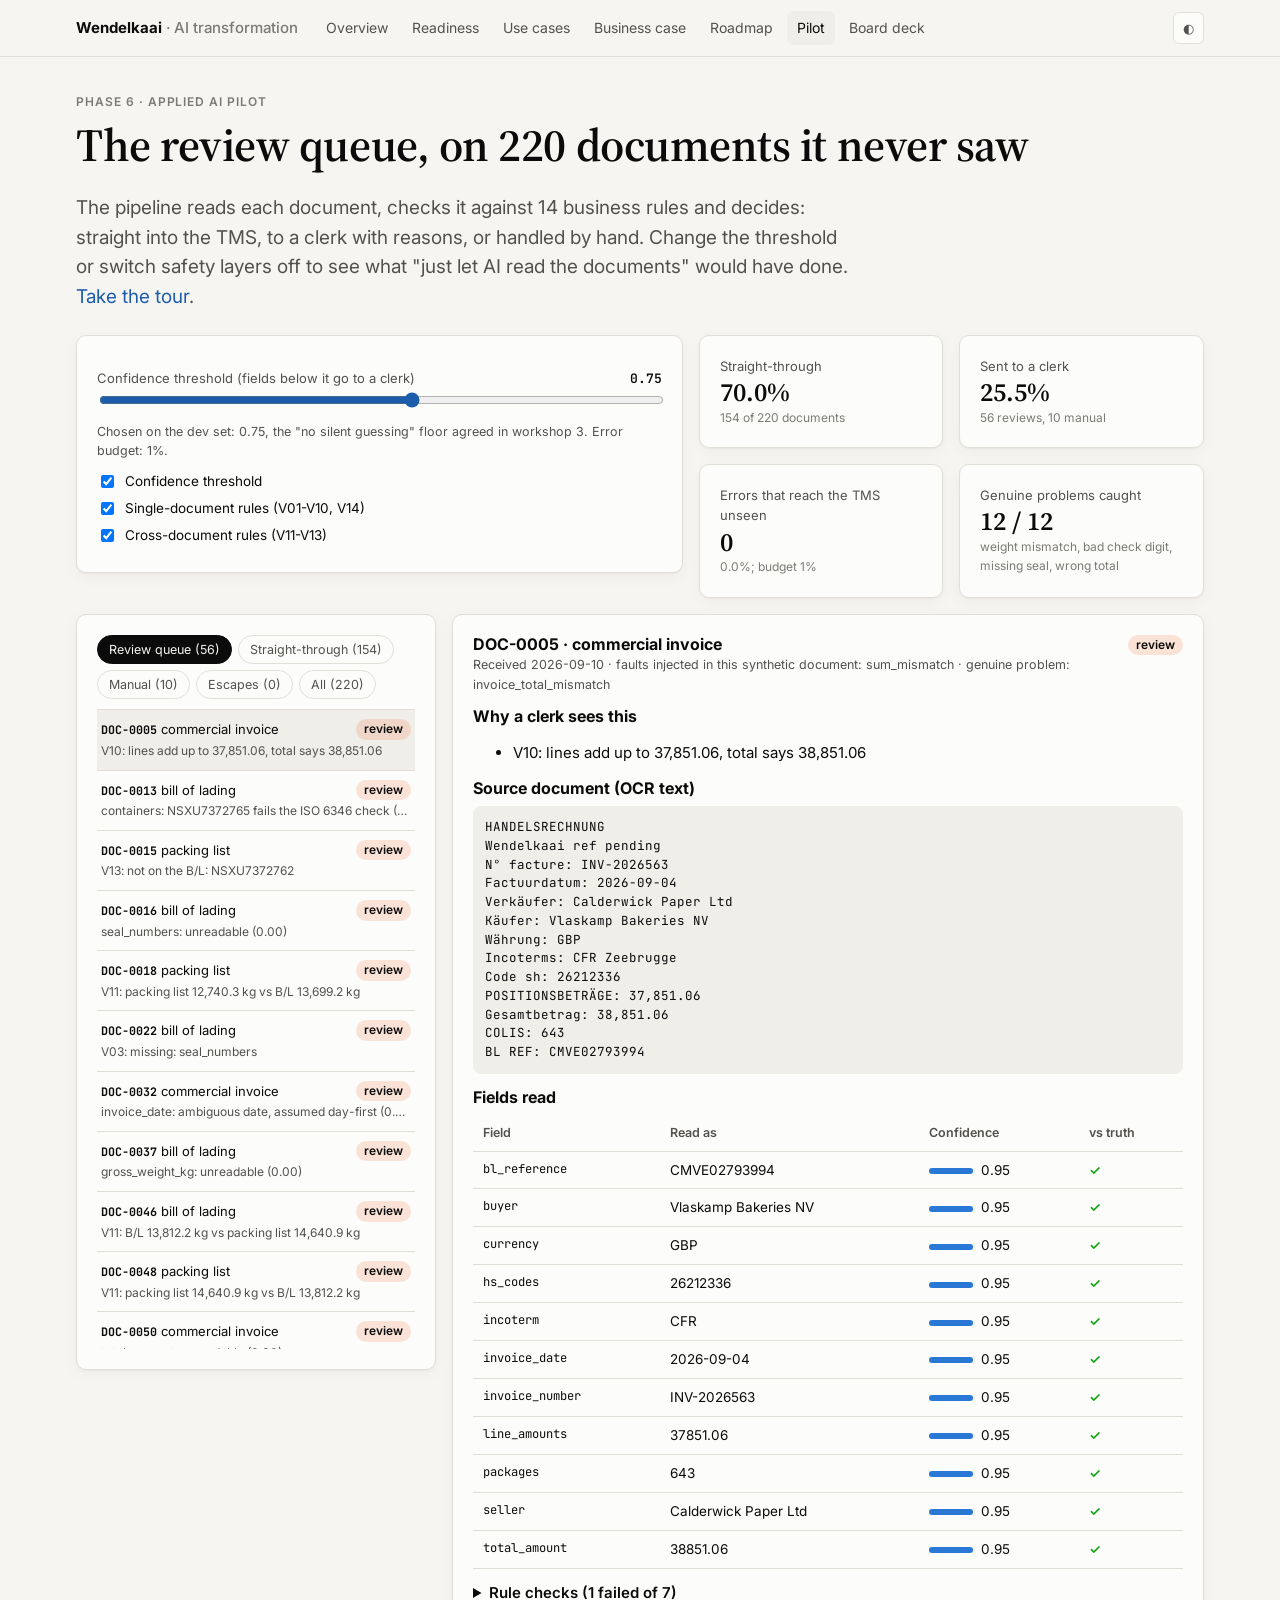
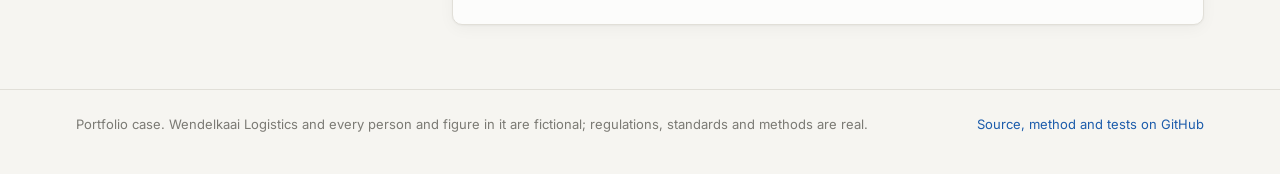
<file: site/pilot/index.html>
<!doctype html>
<html lang="en">
<head>
<meta charset="utf-8">
<meta name="viewport" content="width=device-width, initial-scale=1">
<title>Freight Document Pilot</title>
<meta name="description" content="The review queue of the freight document pilot on 220 held-out test documents, with the confidence threshold and safety layers adjustable.">
<link rel="icon" href="../favicon.svg" type="image/svg+xml">
<link rel="stylesheet" href="https://fonts.googleapis.com/css2?family=Inter:wght@400;500;600;700&family=Source+Serif+4:opsz,wght@8..60,600&family=JetBrains+Mono:wght@500;600&display=swap">
<link rel="stylesheet" href="../assets/style.css">
<style>
  .controls { display: grid; grid-template-columns: 1.2fr 1fr; gap: 16px; align-items: start; }
  @media (max-width: 860px) { .controls { grid-template-columns: 1fr; } }
  .toggles label { display: flex; gap: 8px; align-items: center; font-size: 13.5px; margin: 6px 0; cursor: pointer; }
  .kpi .v { font-size: 26px; }
  .kpi.bad .v { color: var(--critical); }
  .queue { display: grid; grid-template-columns: 360px 1fr; gap: 16px; margin-top: 16px; align-items: start; }
  @media (max-width: 900px) { .queue { grid-template-columns: 1fr; } }
  .tabs { display: flex; gap: 6px; flex-wrap: wrap; margin-bottom: 10px; }
  .tabs button { border: 1px solid var(--line); background: var(--surface); border-radius: 99px; padding: 4px 11px; font: inherit; font-size: 12.5px; cursor: pointer; color: var(--ink-2); }
  .tabs button.on { background: var(--ink); color: var(--bg); border-color: var(--ink); }
  .list { max-height: 640px; overflow-y: auto; border-top: 1px solid var(--line); }
  .doc { padding: 9px 4px; border-bottom: 1px solid var(--line); cursor: pointer; font-size: 13px; }
  .doc:hover, .doc.sel { background: var(--surface-2); }
  .doc .top { display: flex; justify-content: space-between; gap: 8px; }
  .doc .why { color: var(--ink-2); font-size: 12px; margin-top: 2px; white-space: nowrap; overflow: hidden; text-overflow: ellipsis; }
  .escape { color: var(--critical); font-weight: 600; font-size: 12px; }
  pre.src { background: var(--surface-2); border-radius: 8px; padding: 12px; font: 12.5px/1.5 var(--mono); white-space: pre-wrap; margin: 0; max-height: 300px; overflow: auto; }
  .reasons li { margin: 3px 0; }
  td.c { white-space: nowrap; }
  .conf { display: inline-block; width: 46px; height: 6px; background: var(--surface-2); border-radius: 3px; vertical-align: middle; margin-right: 6px; position: relative; }
  .conf i { position: absolute; inset: 0 auto 0 0; border-radius: 3px; background: var(--s1); }
  .flag td { background: color-mix(in srgb, var(--s2) 10%, transparent); }
  .ok { color: var(--good); font-weight: 600; } .no { color: var(--critical); font-weight: 600; }
  details summary { cursor: pointer; font-weight: 600; margin-top: 12px; }
  pre.json { font: 12px/1.45 var(--mono); background: var(--surface-2); padding: 10px; border-radius: 8px; overflow: auto; max-height: 260px; }
</style>
</head>
<body data-root=".." data-page="pilot/">
<main class="wrap">
  <div class="eyebrow">Phase 6 · Applied AI pilot</div>
  <h1>The review queue, on 220 documents it never saw</h1>
  <p class="lede">The pipeline reads each document, checks it against 14 business rules and decides: straight into the TMS, to a clerk with reasons, or handled by hand. Change the threshold or switch safety layers off to see what "just let AI read the documents" would have done. <a href="?tour">Take the tour</a>.</p>

  <section class="controls" style="margin-top:24px">
    <div class="card" id="ctl">
      <div class="slider"><label for="thr">Confidence threshold (fields below it go to a clerk)</label><output id="thr-o"></output>
        <input id="thr" type="range" min="0.5" max="0.95" step="0.05" value="0.75"></div>
      <p class="muted" style="font-size:12.5px;margin:0">Chosen on the dev set: <!--n:pilot.threshold-->0.75<!--/n-->, the "no silent guessing" floor agreed in workshop 3. Error budget: <!--n:pilot.error_budget-->1%<!--/n-->.</p>
      <div class="toggles" id="layers" style="margin-top:10px">
        <label><input type="checkbox" id="l-thr" checked> Confidence threshold</label>
        <label><input type="checkbox" id="l-single" checked> Single-document rules (V01-V10, V14)</label>
        <label><input type="checkbox" id="l-cross" checked> Cross-document rules (V11-V13)</label>
      </div>
    </div>
    <div class="grid g2" id="kpis"></div>
  </section>

  <section class="queue">
    <div class="card">
      <div class="tabs" id="tabs"></div>
      <div class="list" id="list"></div>
    </div>
    <div class="card" id="detail"></div>
  </section>
</main>
<script src="../assets/app.js"></script>
<script>
loadJSON("pilot").then(({ documents, rules }) => {
  let filter = "review", selected = null;
  const state = () => ({ t: +document.getElementById("thr").value, thr: document.getElementById("l-thr").checked,
    single: document.getElementById("l-single").checked, cross: document.getElementById("l-cross").checked });
  function routeOf(d, s) {
    if (d.route === "manual") return "manual";
    if (s.thr && d.min_conf < s.t) return "review";
    if (s.single && d.rule_fail_single) return "review";
    if (s.cross && d.rule_fail_cross) return "review";
    return "auto";
  }
  function reasonsOf(d, s) {
    if (d.route === "manual") return d.reasons;
    const out = [];
    if (s.thr) for (const [k, f] of Object.entries(d.fields)) if (f.confidence < s.t) out.push(`${k}: ${f.note || "low confidence"} (${f.confidence.toFixed(2)})`);
    for (const c of d.checks) {
      if (c.ok) continue;
      const cross = ["V11", "V12", "V13"].includes(c.rule);
      if ((cross && s.cross) || (!cross && s.single)) out.push(`${c.rule}: ${c.message}`);
    }
    return out;
  }
  function render() {
    const s = state();
    document.getElementById("thr-o").textContent = s.t.toFixed(2);
    const rows = documents.map((d) => ({ d, route: routeOf(d, s) }));
    rows.forEach((r) => { r.escape = r.route === "auto" && !r.d.clean; });
    const n = rows.length, count = (f) => rows.filter(f).length;
    const auto = count((r) => r.route === "auto"), review = count((r) => r.route === "review"), escapes = count((r) => r.escape);
    const exc = rows.filter((r) => r.d.exceptions.length), caught = exc.filter((r) => r.route !== "auto").length;
    document.getElementById("kpis").innerHTML = [
      ["Straight-through", fmt.pct(auto / n), `${auto} of ${n} documents`, false],
      ["Sent to a clerk", fmt.pct(review / n), `${review} reviews, ${count((r) => r.route === "manual")} manual`, false],
      ["Errors that reach the TMS unseen", String(escapes), `${fmt.pct(escapes / n)}; budget 1%`, escapes / n > 0.01],
      ["Genuine problems caught", `${caught} / ${exc.length}`, "weight mismatch, bad check digit, missing seal, wrong total", caught < exc.length],
    ].map(([l, v, sub, bad]) => `<div class="card stat kpi ${bad ? "bad" : ""}"><span class="l">${l}</span><span class="v">${v}</span><span class="s">${sub}</span></div>`).join("");
    const tabs = [["review", "Review queue"], ["auto", "Straight-through"], ["manual", "Manual"], ["escape", "Escapes"], ["all", "All"]];
    document.getElementById("tabs").innerHTML = tabs.map(([k, l]) => {
      const c = k === "all" ? n : k === "escape" ? escapes : count((r) => r.route === k);
      return `<button data-f="${k}" class="${k === filter ? "on" : ""}">${l} (${c})</button>`;
    }).join("");
    const shown = rows.filter((r) => filter === "all" || (filter === "escape" ? r.escape : r.route === filter));
    if (!selected || !shown.find((r) => r.d.id === selected)) selected = shown[0]?.d.id || null;
    document.getElementById("list").innerHTML = shown.map((r) => {
      const why = reasonsOf(r.d, s)[0] || (r.escape ? "" : "passed all checks");
      return `<div class="doc ${r.d.id === selected ? "sel" : ""}" data-id="${r.d.id}"><div class="top"><span><b class="mono">${r.d.id}</b> ${r.d.type.replace(/_/g, " ")}</span><span class="pill ${r.route}">${r.route}</span></div>
        <div class="why">${r.escape ? '<span class="escape">reached the TMS with an error</span>' : esc(why)}</div></div>`;
    }).join("") || `<p class="muted" style="padding:12px 4px">Nothing here at these settings.</p>`;
    detail(rows.find((r) => r.d.id === selected), s);
  }
  function detail(r, s) {
    const el = document.getElementById("detail");
    if (!r) { el.innerHTML = `<p class="muted">Select a document.</p>`; return; }
    const d = r.d, reasons = reasonsOf(d, s);
    const flagged = new Set(reasons.map((x) => x.split(":")[0]));
    el.innerHTML = `<div class="top" style="display:flex;justify-content:space-between;gap:8px;align-items:center"><h3 style="margin:0">${d.id} · ${d.type.replace(/_/g, " ")}</h3><span class="pill ${r.route}">${r.route}</span></div>
      <p class="muted" style="font-size:12.5px">Received ${d.received}${d.noise.length ? ` · faults injected in this synthetic document: ${d.noise.join(", ")}` : ""}${d.exceptions.length ? ` · genuine problem: ${d.exceptions.join(", ")}` : ""}</p>
      ${r.escape ? `<p class="no">This document reached the TMS with an error: ${[...d.wrong, ...d.missing_truth].join(", ") || d.exceptions.join(", ")}. Switch the layers back on.</p>` : ""}
      <div id="why"><h3>Why a clerk sees this</h3>${reasons.length ? `<ul class="reasons">${reasons.map((x) => `<li>${esc(x)}</li>`).join("")}</ul>` : `<p class="muted">Nothing flagged: every field above the threshold and every active rule passed.</p>`}</div>
      <div style="margin-top:12px">
        <div><h3>Source document (OCR text)</h3><pre class="src">${esc(d.text)}</pre></div>
        <div class="table-wrap" style="margin-top:14px"><h3>Fields read</h3><table><tr><th>Field</th><th>Read as</th><th>Confidence</th><th>vs truth</th></tr>
          ${Object.entries(d.fields).map(([k, f]) => `<tr class="${flagged.has(k) ? "flag" : ""}"><td class="mono">${k}</td><td>${esc(Array.isArray(f.value) ? f.value.join(", ") : f.value ?? "—")}${f.note ? `<br><small>${esc(f.note)}</small>` : ""}</td>
            <td class="c"><span class="conf"><i style="width:${f.confidence * 100}%"></i></span>${f.confidence.toFixed(2)}</td><td>${f.truth === undefined ? "–" : f.correct ? '<span class="ok">✓</span>' : `<span class="no">✗</span> <small>${esc(Array.isArray(f.truth) ? f.truth.join(", ") : f.truth)}</small>`}</td></tr>`).join("")}
        </table></div>
      </div>
      <details><summary>Rule checks (${d.checks.filter((c) => !c.ok).length} failed of ${d.checks.length})</summary><table>${d.checks.map((c) => `<tr><td class="mono">${c.rule}</td><td>${esc(rules[c.rule])}</td><td>${c.ok ? '<span class="ok">pass</span>' : `<span class="no">fail</span> ${esc(c.message)}`}</td></tr>`).join("")}</table></details>
      ${r.route === "auto" && d.tms_record ? `<details id="tms"><summary>Record posted to the TMS</summary><pre class="json">${esc(JSON.stringify(d.tms_record, null, 2))}</pre></details>` : ""}`;
  }
  document.getElementById("tabs").addEventListener("click", (e) => { const b = e.target.closest("button"); if (b) { filter = b.dataset.f; selected = null; render(); } });
  document.getElementById("list").addEventListener("click", (e) => { const x = e.target.closest(".doc"); if (x) { selected = x.dataset.id; render(); } });
  document.querySelectorAll("#ctl input").forEach((i) => i.addEventListener("input", render));
  render();

  const set = (id, v) => { const el = document.getElementById(id); if (el.type === "checkbox") el.checked = v; else el.value = v; };
  tour([
    { sel: "#kpis", text: "The pilot on 220 test documents it never saw while it was being tuned: 70% go straight to the TMS, none of them with an error, and every genuine document problem reaches a clerk." },
    { sel: "#layers", text: "Now switch the safety layers off, as if we had just plugged in a model to read the documents.", before: () => { set("l-thr", false); set("l-single", false); set("l-cross", false); render(); } },
    { sel: "#kpis", text: "95% straight-through looks great, until you see the errors: 36 wrong documents in the TMS. A digit misread by a scanner looks perfectly normal, so a model is confident about it." },
    { sel: "#layers", text: "Layers back on. The confidence threshold and single-document rules help, but the cross-document rules (packing list vs B/L, package counts) catch most of what is left.", before: () => { set("l-thr", true); set("l-single", true); set("l-cross", true); render(); } },
    { sel: "#ctl .slider", text: "The threshold was chosen on a separate dev set: the highest straight-through rate within the 1% error budget, never below 0.75, so a weight without a unit or an ambiguous date is never guessed silently." },
    { sel: "#list", text: "This is what a clerk sees: a queue of documents that need a person, each with the reason in plain words.", before: () => { filter = "review"; selected = "DOC-0084"; render(); } },
    { sel: "#why", text: "DOC-0084: the packing list says 6,943 kg, its bill of lading 7,466 kg, and the container is not on the B/L. The clerk checks two fields, not the whole document." },
    { sel: "#detail", text: "Clean documents go straight to the TMS as a JSON record, with the pipeline version and the lowest field confidence for the audit trail. A 5% random sample is audited by a clerk.", before: () => { filter = "auto"; selected = null; render(); document.getElementById("tms")?.setAttribute("open", ""); } },
  ]);
});
</script>
</body>
</html>
</file>
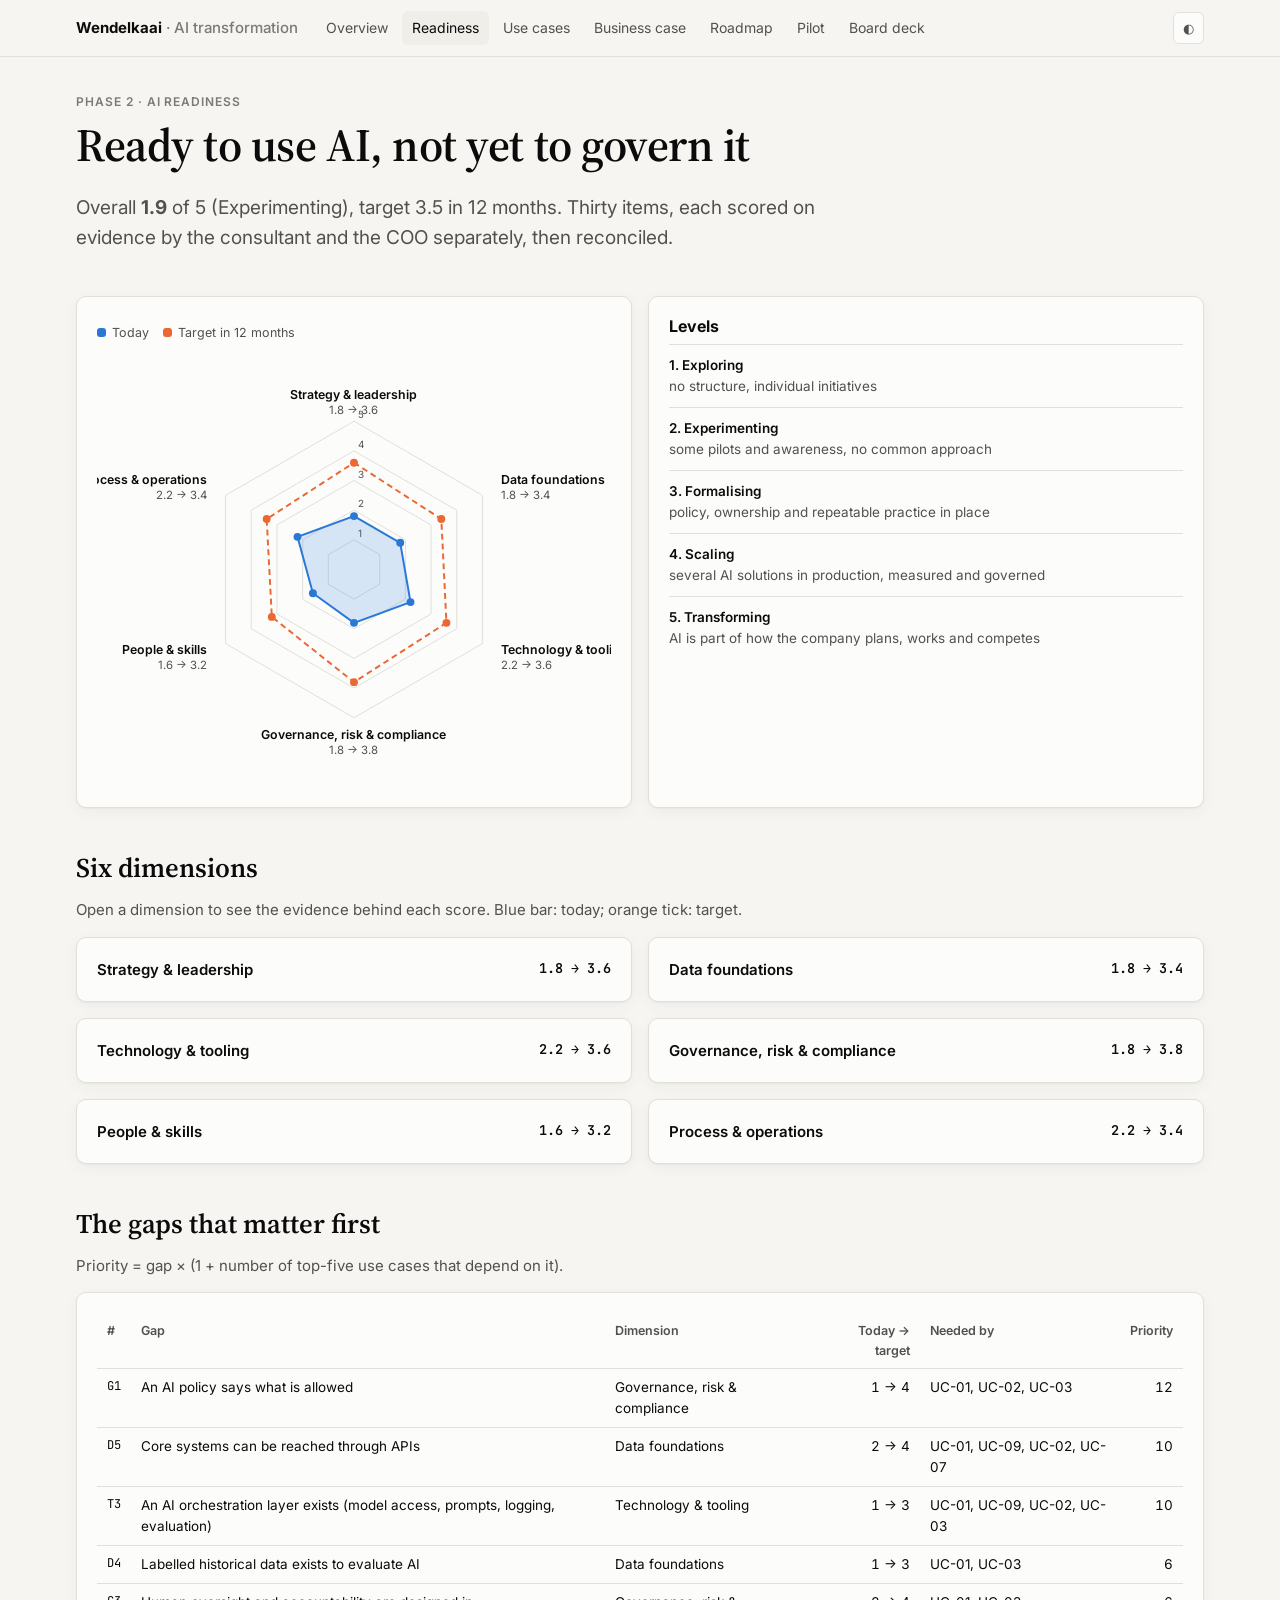
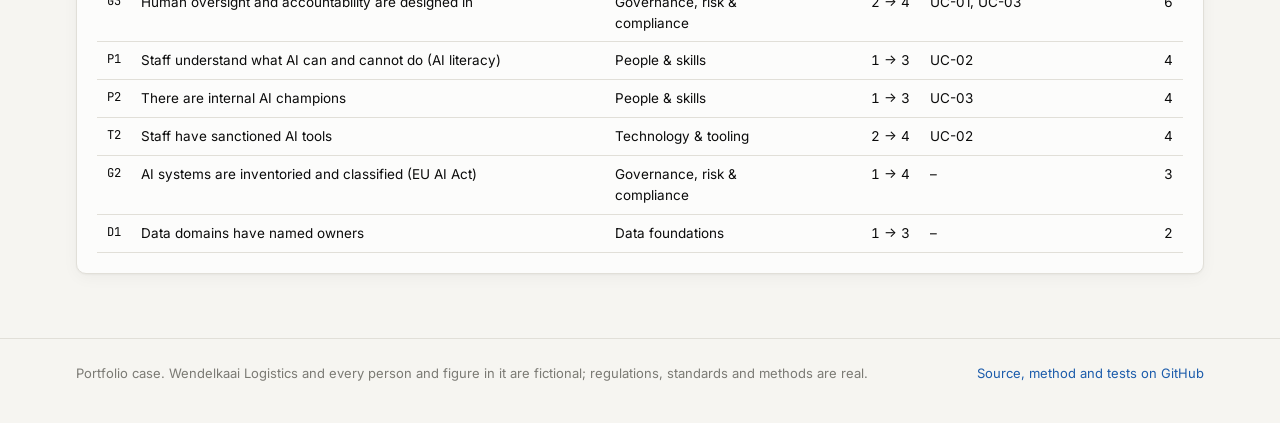
<file: site/readiness/index.html>
<!doctype html>
<html lang="en">
<head>
<meta charset="utf-8">
<meta name="viewport" content="width=device-width, initial-scale=1">
<title>AI Readiness Assessment</title>
<meta name="description" content="Wendelkaai's AI readiness: 30 items in six dimensions, scored on evidence, with the gaps that block the top use cases.">
<link rel="icon" href="../favicon.svg" type="image/svg+xml">
<link rel="stylesheet" href="https://fonts.googleapis.com/css2?family=Inter:wght@400;500;600;700&family=Source+Serif+4:opsz,wght@8..60,600&family=JetBrains+Mono:wght@500;600&display=swap">
<link rel="stylesheet" href="../assets/style.css">
<style>
  .dim summary { cursor: pointer; display: flex; justify-content: space-between; gap: 12px; font-weight: 600; list-style: none; }
  .dim summary::-webkit-details-marker { display: none; }
  .bar { height: 8px; background: var(--surface-2); border-radius: 4px; position: relative; margin: 8px 0 2px; }
  .bar i { position: absolute; top: 0; bottom: 0; left: 0; border-radius: 4px; background: var(--s1); }
  .bar b { position: absolute; top: -3px; width: 2px; height: 14px; background: var(--s2); }
  .item { padding: 10px 0; border-top: 1px solid var(--line); font-size: 13.5px; }
  .item .q { font-weight: 600; }
</style>
</head>
<body data-root=".." data-page="readiness/">
<main class="wrap">
  <div class="eyebrow">Phase 2 · AI readiness</div>
  <h1>Ready to use AI, not yet to govern it</h1>
  <p class="lede">Overall <strong><!--n:rd.overall-->1.9<!--/n--></strong> of 5 (<!--n:rd.level-->Experimenting<!--/n-->), target <!--n:rd.target-->3.5<!--/n--> in 12 months. Thirty items, each scored on evidence by the consultant and the COO separately, then reconciled.</p>
  <section class="grid g2">
    <div class="card">
      <div class="legend"><span><i class="dot" style="background:var(--s1)"></i>Today</span><span><i class="dot" style="background:var(--s2)"></i>Target in 12 months</span></div>
      <svg id="radar" class="chart" viewBox="0 0 520 440" role="img" aria-label="Readiness radar chart"></svg>
    </div>
    <div class="card">
      <h3>Levels</h3>
      <div id="levels"></div>
    </div>
  </section>
  <section>
    <h2>Six dimensions</h2>
    <p class="muted">Open a dimension to see the evidence behind each score. Blue bar: today; orange tick: target.</p>
    <div class="grid g2" id="dims"></div>
  </section>
  <section>
    <h2>The gaps that matter first</h2>
    <p class="muted">Priority = gap × (1 + number of top-five use cases that depend on it).</p>
    <div class="card table-wrap"><table id="gaps"></table></div>
  </section>
</main>
<script src="../assets/app.js"></script>
<script>
loadJSON("model").then(({ readiness: rd }) => {
  const el = document.getElementById("radar"), cx = 260, cy = 220, R = 150, n = rd.dimensions.length;
  const pt = (i, v) => { const a = -Math.PI / 2 + 2 * Math.PI * i / n; return [cx + R * v / 5 * Math.cos(a), cy + R * v / 5 * Math.sin(a)]; };
  for (let l = 1; l <= 5; l++) {
    svg("polygon", { points: rd.dimensions.map((_, i) => pt(i, l).join(",")).join(" "), fill: "none", stroke: "var(--line)" }, el);
    svg("text", { x: cx + 4, y: cy - R * l / 5 - 3, "font-size": 10 }, el).textContent = l;
  }
  for (const [key, color, dash, op] of [["target", "var(--s2)", "6 4", 0], ["current", "var(--s1)", "", 0.18]]) {
    svg("polygon", { points: rd.dimensions.map((d, i) => pt(i, d[key]).join(",")).join(" "), fill: color, "fill-opacity": op, stroke: color, "stroke-width": 2, "stroke-dasharray": dash }, el);
    rd.dimensions.forEach((d, i) => {
      const [x, y] = pt(i, d[key]);
      const c = svg("circle", { cx: x, cy: y, r: 9, fill: "transparent" }, el);
      svg("circle", { cx: x, cy: y, r: 4, fill: color, "pointer-events": "none" }, el);
      c.addEventListener("mousemove", (e) => tip.show(e, `<b>${esc(d.name)}</b><br>Today ${d.current.toFixed(1)} · target ${d.target.toFixed(1)}`));
      c.addEventListener("mouseleave", tip.hide);
    });
  }
  rd.dimensions.forEach((d, i) => {
    const a = -Math.PI / 2 + 2 * Math.PI * i / n, x = cx + (R + 22) * Math.cos(a), y = cy + (R + 22) * Math.sin(a);
    const anchor = Math.abs(Math.cos(a)) < 0.3 ? "middle" : Math.cos(a) > 0 ? "start" : "end";
    const t = svg("text", { x, y, "text-anchor": anchor, "font-size": 12.5, "font-weight": 600, class: "ink" }, el);
    t.textContent = d.name;
    svg("text", { x, y: y + 15, "text-anchor": anchor, "font-size": 11.5 }, el).textContent = `${d.current.toFixed(1)} → ${d.target.toFixed(1)}`;
  });
  document.getElementById("levels").innerHTML = Object.entries(rd.scale).map(([k, v]) =>
    `<div class="item"><span class="q">${k}. ${esc(v.split(":")[0])}</span><br><span class="muted">${esc(v.split(":").slice(1).join(":"))}</span></div>`).join("");
  document.getElementById("dims").innerHTML = rd.raw.map((d) => {
    const s = rd.dimensions.find((x) => x.id === d.id);
    return `<details class="card dim"><summary><span>${esc(d.name)}</span><span class="mono">${s.current.toFixed(1)} → ${s.target.toFixed(1)}</span></summary>
      <div class="bar"><i style="width:${s.current / 5 * 100}%"></i><b style="left:${s.target / 5 * 100}%"></b></div>
      ${d.items.map((it) => `<div class="item"><div class="q">${it.id} · ${esc(it.question)} <span class="pill">${it.score} → ${it.target}</span></div><div class="muted">${esc(it.evidence)}</div></div>`).join("")}
    </details>`;
  }).join("");
  document.getElementById("gaps").innerHTML = `<tr><th>#</th><th>Gap</th><th>Dimension</th><th class="num">Today → target</th><th>Needed by</th><th class="num">Priority</th></tr>` +
    rd.gaps.slice(0, 10).map((g) => `<tr><td class="mono">${g.id}</td><td>${esc(g.question)}</td><td>${esc(g.dimension)}</td><td class="num">${g.current} → ${g.target}</td><td>${g.needed_by.join(", ") || "–"}</td><td class="num">${g.priority}</td></tr>`).join("");
});
</script>
</body>
</html>
</file>
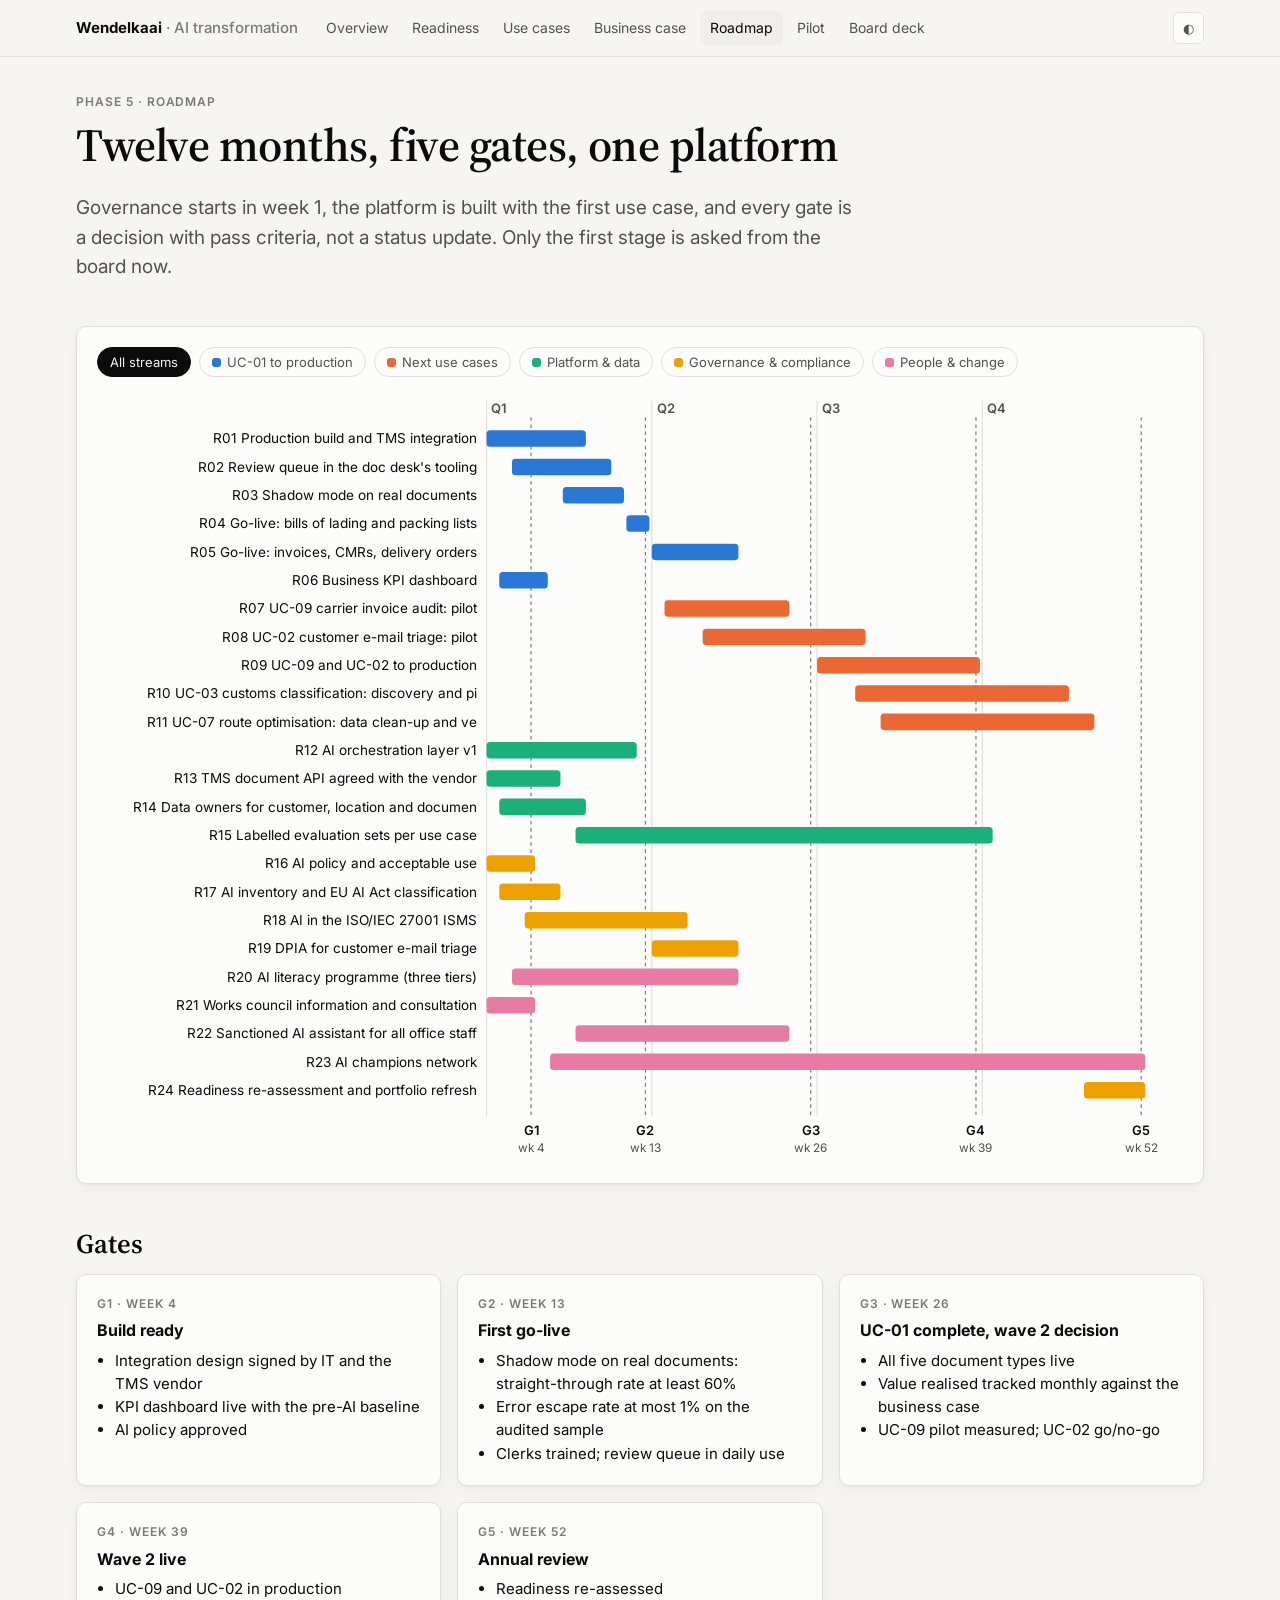
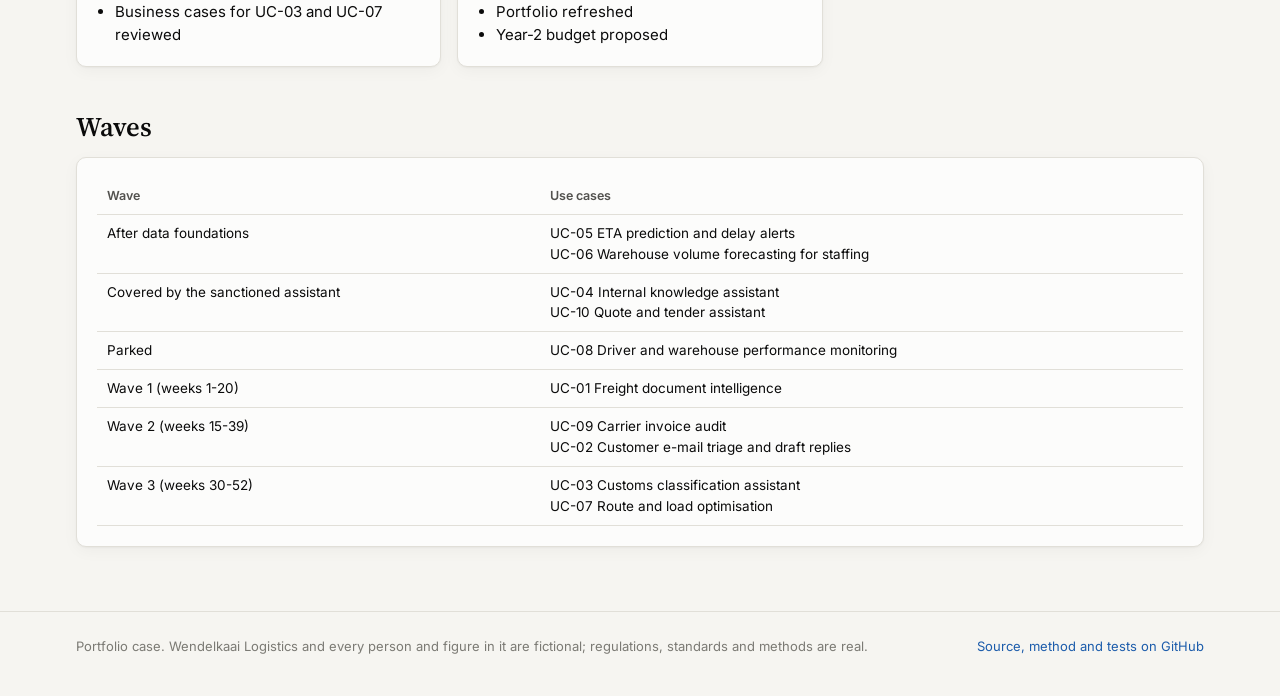
<file: site/roadmap/index.html>
<!doctype html>
<html lang="en">
<head>
<meta charset="utf-8">
<meta name="viewport" content="width=device-width, initial-scale=1">
<title>Transformation Roadmap</title>
<meta name="description" content="12-month AI roadmap: five streams, five gates, owners for every item.">
<link rel="icon" href="../favicon.svg" type="image/svg+xml">
<link rel="stylesheet" href="https://fonts.googleapis.com/css2?family=Inter:wght@400;500;600;700&family=Source+Serif+4:opsz,wght@8..60,600&family=JetBrains+Mono:wght@500;600&display=swap">
<link rel="stylesheet" href="../assets/style.css">
<style>
  .filters { display: flex; flex-wrap: wrap; gap: 8px; margin: 0 0 12px; }
  .filters button { border: 1px solid var(--line); background: var(--surface); border-radius: 99px; padding: 4px 12px; font: inherit; font-size: 13px; cursor: pointer; color: var(--ink-2); }
  .filters button.on { background: var(--ink); color: var(--bg); border-color: var(--ink); }
  .gantt-wrap { overflow-x: auto; }
  #gantt { min-width: 820px; }
</style>
</head>
<body data-root=".." data-page="roadmap/">
<main class="wrap">
  <div class="eyebrow">Phase 5 · Roadmap</div>
  <h1>Twelve months, five gates, one platform</h1>
  <p class="lede">Governance starts in week 1, the platform is built with the first use case, and every gate is a decision with pass criteria, not a status update. Only the first stage is asked from the board now.</p>
  <section class="card">
    <div class="filters" id="filters"></div>
    <div class="gantt-wrap"><svg id="gantt" class="chart" role="img" aria-label="Roadmap Gantt chart"></svg></div>
  </section>
  <section>
    <h2>Gates</h2>
    <div class="grid g3" id="gates"></div>
  </section>
  <section>
    <h2>Waves</h2>
    <div class="card table-wrap"><table id="waves"></table></div>
  </section>
</main>
<script src="../assets/app.js"></script>
<script>
loadJSON("model").then(({ roadmap: rm, portfolio }) => {
  const colors = ["var(--s1)", "var(--s2)", "var(--s3)", "var(--s4)", "var(--s5)"];
  const streamColor = Object.fromEntries(rm.streams.map((s, i) => [s.id, colors[i]]));
  let active = null;
  const filters = document.getElementById("filters");
  filters.innerHTML = `<button data-s="" class="on">All streams</button>` + rm.streams.map((s) => `<button data-s="${s.id}"><i class="dot" style="background:${streamColor[s.id]}"></i>${esc(s.name)}</button>`).join("");
  filters.addEventListener("click", (e) => {
    const b = e.target.closest("button"); if (!b) return;
    active = b.dataset.s || null;
    filters.querySelectorAll("button").forEach((x) => x.classList.toggle("on", x === b));
    draw();
  });
  function draw() {
    const items = rm.items.filter((i) => !active || i.stream === active);
    const el = document.getElementById("gantt"), rh = 24, top = 30, x0 = 330, pw = 560, W = 920, H = top + rh * items.length + 50;
    el.setAttribute("viewBox", `0 0 ${W} ${H}`); el.innerHTML = "";
    const px = (w) => x0 + (w - 1) / 52 * pw;
    for (let q = 0; q < 4; q++) {
      svg("line", { x1: px(1 + q * 13), x2: px(1 + q * 13), y1: 10, y2: H - 40, stroke: "var(--line)" }, el);
      svg("text", { x: px(1 + q * 13) + 4, y: 20, "font-size": 11, "font-weight": 600 }, el).textContent = `Q${q + 1}`;
    }
    rm.gates.forEach((g) => {
      svg("line", { x1: px(g.week + 0.5), x2: px(g.week + 0.5), y1: 24, y2: H - 40, stroke: "var(--ink-3)", "stroke-dasharray": "3 3" }, el);
      svg("text", { x: px(g.week + 0.5), y: H - 24, "text-anchor": "middle", "font-size": 11, "font-weight": 600, class: "ink" }, el).textContent = g.id;
      svg("text", { x: px(g.week + 0.5), y: H - 10, "text-anchor": "middle", "font-size": 10 }, el).textContent = `wk ${g.week}`;
    });
    items.forEach((it, i) => {
      const y = top + i * rh;
      svg("text", { x: x0 - 8, y: y + 16, "text-anchor": "end", "font-size": 11.5, class: "ink" }, el).textContent = `${it.id} ${it.title}`.slice(0, 50);
      const bar = svg("rect", { x: px(it.start), y: y + 5, width: Math.max(5, px(it.end + 1) - px(it.start) - 2), height: rh - 10, rx: 3, fill: streamColor[it.stream] }, el);
      const hit = svg("rect", { x: 0, y, width: W, height: rh, fill: "transparent" }, el);
      hit.addEventListener("mousemove", (e) => tip.show(e, `<b>${esc(it.id)} ${esc(it.title)}</b><br>Weeks ${it.start}–${it.end} · ${esc(it.owner)}<br>${esc(it.deliverable)}`));
      hit.addEventListener("mouseleave", tip.hide);
    });
  }
  draw();
  document.getElementById("gates").innerHTML = rm.gates.map((g) => `<div class="card"><div class="eyebrow">${g.id} · week ${g.week}</div><h3>${esc(g.name)}</h3><ul style="margin:0;padding-left:18px">${g.criteria.map((c) => `<li>${esc(c)}</li>`).join("")}</ul></div>`).join("");
  const names = Object.fromEntries(portfolio.use_cases.map((u) => [u.id, u.name]));
  document.getElementById("waves").innerHTML = `<tr><th>Wave</th><th>Use cases</th></tr>` + Object.entries(rm.waves).map(([w, ids]) => `<tr><td>${esc(w)}</td><td>${ids.map((i) => `${i} ${esc(names[i])}`).join("<br>")}</td></tr>`).join("");
});
</script>
</body>
</html>
</file>
<file: site/assets/style.css>
:root {
  --bg: #f6f5f1;
  --surface: #fcfcfb;
  --surface-2: #efeee9;
  --ink: #0b0b0b;
  --ink-2: #52514e;
  --ink-3: #7b7a74;
  --line: #e1dfd8;
  --accent: #1c5cab;
  --accent-soft: #dde9f8;
  --s1: #2a78d6;
  --s2: #eb6834;
  --s3: #1baf7a;
  --s4: #eda100;
  --s5: #e87ba4;
  --good: #0ca30c;
  --warn: #fab219;
  --critical: #d03b3b;
  --radius: 10px;
  --shadow: 0 1px 2px rgba(0, 0, 0, .04), 0 4px 16px rgba(0, 0, 0, .04);
  --sans: "Inter", -apple-system, "Segoe UI", Roboto, Helvetica, Arial, sans-serif;
  --serif: "Source Serif 4", Georgia, serif;
  --mono: "JetBrains Mono", ui-monospace, SFMono-Regular, Menlo, monospace;
  color-scheme: light;
}
@media (prefers-color-scheme: dark) {
  :root:not([data-theme="light"]) {
    --bg: #121211; --surface: #1a1a19; --surface-2: #232321; --ink: #f0efec; --ink-2: #c3c2b7;
    --ink-3: #8f8e86; --line: #33332f; --accent: #6da7ec; --accent-soft: #1d2a3a;
    --s1: #3987e5; --s2: #d95926; --s3: #199e70; --s4: #c98500; --s5: #d55181;
    --shadow: none; color-scheme: dark;
  }
}
:root[data-theme="dark"] {
  --bg: #121211; --surface: #1a1a19; --surface-2: #232321; --ink: #f0efec; --ink-2: #c3c2b7;
  --ink-3: #8f8e86; --line: #33332f; --accent: #6da7ec; --accent-soft: #1d2a3a;
  --s1: #3987e5; --s2: #d95926; --s3: #199e70; --s4: #c98500; --s5: #d55181;
  --shadow: none; color-scheme: dark;
}

* { box-sizing: border-box; }
html { -webkit-text-size-adjust: 100%; }
body { margin: 0; background: var(--bg); color: var(--ink); font: 15px/1.55 var(--sans); }
a { color: var(--accent); text-decoration: none; }
a:hover { text-decoration: underline; }
h1, h2, h3 { line-height: 1.2; margin: 0 0 .5em; }
h1 { font: 600 clamp(28px, 4.2vw, 46px)/1.1 var(--serif); letter-spacing: -.01em; }
h2 { font: 600 clamp(21px, 2.4vw, 27px)/1.2 var(--serif); }
h3 { font-size: 16px; }
p { margin: 0 0 1em; }
code, .mono { font-family: var(--mono); font-size: .9em; }
small, .muted { color: var(--ink-2); }

.wrap { max-width: 1160px; margin: 0 auto; padding: 0 16px; }
header.top { position: sticky; top: 0; z-index: 10; background: color-mix(in srgb, var(--bg) 92%, transparent); backdrop-filter: blur(8px); border-bottom: 1px solid var(--line); }
header.top .wrap { display: flex; align-items: center; gap: 18px; height: 56px; }
.brand { font-weight: 700; color: var(--ink); white-space: nowrap; }
.brand span { color: var(--ink-3); font-weight: 500; }
nav.links { display: flex; gap: 4px; overflow-x: auto; scrollbar-width: none; flex: 1; }
nav.links::-webkit-scrollbar { display: none; }
nav.links a { padding: 6px 10px; border-radius: 6px; color: var(--ink-2); white-space: nowrap; font-size: 14px; }
nav.links a.on, nav.links a:hover { background: var(--surface-2); color: var(--ink); text-decoration: none; }
.theme { border: 1px solid var(--line); background: var(--surface); color: var(--ink-2); border-radius: 6px; padding: 5px 9px; cursor: pointer; font: inherit; font-size: 13px; }

main.wrap { padding: 36px 16px 64px; }
.eyebrow { font-size: 12px; letter-spacing: .08em; text-transform: uppercase; color: var(--ink-3); font-weight: 600; margin-bottom: 8px; }
.lede { font-size: clamp(16px, 1.6vw, 19px); color: var(--ink-2); max-width: 780px; }
.disclaimer { font-size: 13px; color: var(--ink-3); border-left: 3px solid var(--line); padding: 2px 0 2px 10px; margin: 18px 0 0; max-width: 780px; }

.card { background: var(--surface); border: 1px solid var(--line); border-radius: var(--radius); padding: 20px; box-shadow: var(--shadow); }
.grid { display: grid; gap: 16px; }
.g2 { grid-template-columns: repeat(2, minmax(0, 1fr)); }
.g3 { grid-template-columns: repeat(3, minmax(0, 1fr)); }
.g4 { grid-template-columns: repeat(4, minmax(0, 1fr)); }
@media (max-width: 860px) { .g3, .g4 { grid-template-columns: repeat(2, minmax(0, 1fr)); } .g2 { grid-template-columns: 1fr; } }
@media (max-width: 520px) { .g3, .g4 { grid-template-columns: 1fr; } }
section { margin-top: 44px; }

.stat { display: flex; flex-direction: column; gap: 2px; }
.stat .v { font: 600 30px/1.1 var(--serif); }
.stat .l { color: var(--ink-2); font-size: 13px; }
.stat .s { color: var(--ink-3); font-size: 12px; }

.btn { display: inline-flex; align-items: center; gap: 8px; padding: 10px 16px; border-radius: 8px; border: 1px solid var(--line); background: var(--surface); color: var(--ink); font: inherit; font-weight: 600; cursor: pointer; }
.btn:hover { text-decoration: none; border-color: var(--ink-3); }
.btn.primary { background: var(--accent); border-color: var(--accent); color: #fff; }
:root[data-theme="dark"] .btn.primary { color: #0b0b0b; }
@media (prefers-color-scheme: dark) { :root:not([data-theme="light"]) .btn.primary { color: #0b0b0b; } }
.btns { display: flex; flex-wrap: wrap; gap: 10px; margin-top: 22px; }

.phase { display: flex; flex-direction: column; gap: 6px; color: var(--ink); }
.phase:hover { text-decoration: none; border-color: var(--ink-3); }
.phase .n { font: 600 13px var(--mono); color: var(--accent); }
.phase .t { font-weight: 600; }
.phase .d { color: var(--ink-2); font-size: 13.5px; }

table { width: 100%; border-collapse: collapse; font-size: 13.5px; }
th, td { text-align: left; padding: 8px 10px; border-bottom: 1px solid var(--line); vertical-align: top; }
th { color: var(--ink-2); font-weight: 600; font-size: 12.5px; }
td.num, th.num { text-align: right; font-variant-numeric: tabular-nums; }
.table-wrap { overflow-x: auto; }

.pill { display: inline-block; padding: 1px 8px; border-radius: 99px; font-size: 12px; font-weight: 600; background: var(--surface-2); color: var(--ink-2); white-space: nowrap; }
.pill.auto { background: color-mix(in srgb, var(--s1) 16%, transparent); color: var(--ink); }
.pill.review { background: color-mix(in srgb, var(--s2) 18%, transparent); color: var(--ink); }
.pill.manual { background: color-mix(in srgb, var(--ink-3) 20%, transparent); color: var(--ink); }
.dot { display: inline-block; width: 9px; height: 9px; border-radius: 3px; margin-right: 6px; vertical-align: 0; }

.slider { display: grid; grid-template-columns: 1fr auto; gap: 2px 12px; align-items: center; margin: 12px 0; }
.slider label { font-size: 13px; color: var(--ink-2); }
.slider output { font: 600 13px var(--mono); text-align: right; }
.slider input { grid-column: 1 / -1; width: 100%; accent-color: var(--accent); }

.chart { width: 100%; height: auto; display: block; }
.chart text { fill: var(--ink-2); font-family: var(--sans); }
.chart .ink { fill: var(--ink); }
.chart .grid line, .chart line.grid { stroke: var(--line); }
.tip { position: fixed; pointer-events: none; z-index: 50; background: var(--ink); color: var(--bg); padding: 6px 9px; border-radius: 6px; font-size: 12.5px; max-width: 280px; opacity: 0; transition: opacity .1s; }
.legend { display: flex; flex-wrap: wrap; gap: 14px; font-size: 12.5px; color: var(--ink-2); margin: 6px 0 10px; }

footer { border-top: 1px solid var(--line); padding: 24px 0 40px; color: var(--ink-3); font-size: 13px; }
footer .wrap { display: flex; flex-wrap: wrap; gap: 8px 24px; justify-content: space-between; }

/* tour */
.tour { position: fixed; z-index: 60; max-width: 340px; background: var(--surface); color: var(--ink); border: 1px solid var(--line); border-radius: 10px; padding: 14px 16px; box-shadow: 0 10px 40px rgba(0, 0, 0, .18); font-size: 14px; }
.tour .step { font: 600 11px var(--mono); color: var(--accent); margin-bottom: 4px; }
.tour .row { display: flex; justify-content: space-between; align-items: center; margin-top: 10px; gap: 8px; }
.tour-hl { outline: 3px solid var(--s2); outline-offset: 3px; border-radius: 8px; transition: outline-color .2s; }
@media (max-width: 600px) { .tour { left: 12px !important; right: 12px; bottom: 12px; top: auto !important; max-width: none; } }
.grid > *, .layout > *, .queue > *, .controls > *, .cols > * { min-width: 0; }
</file>
